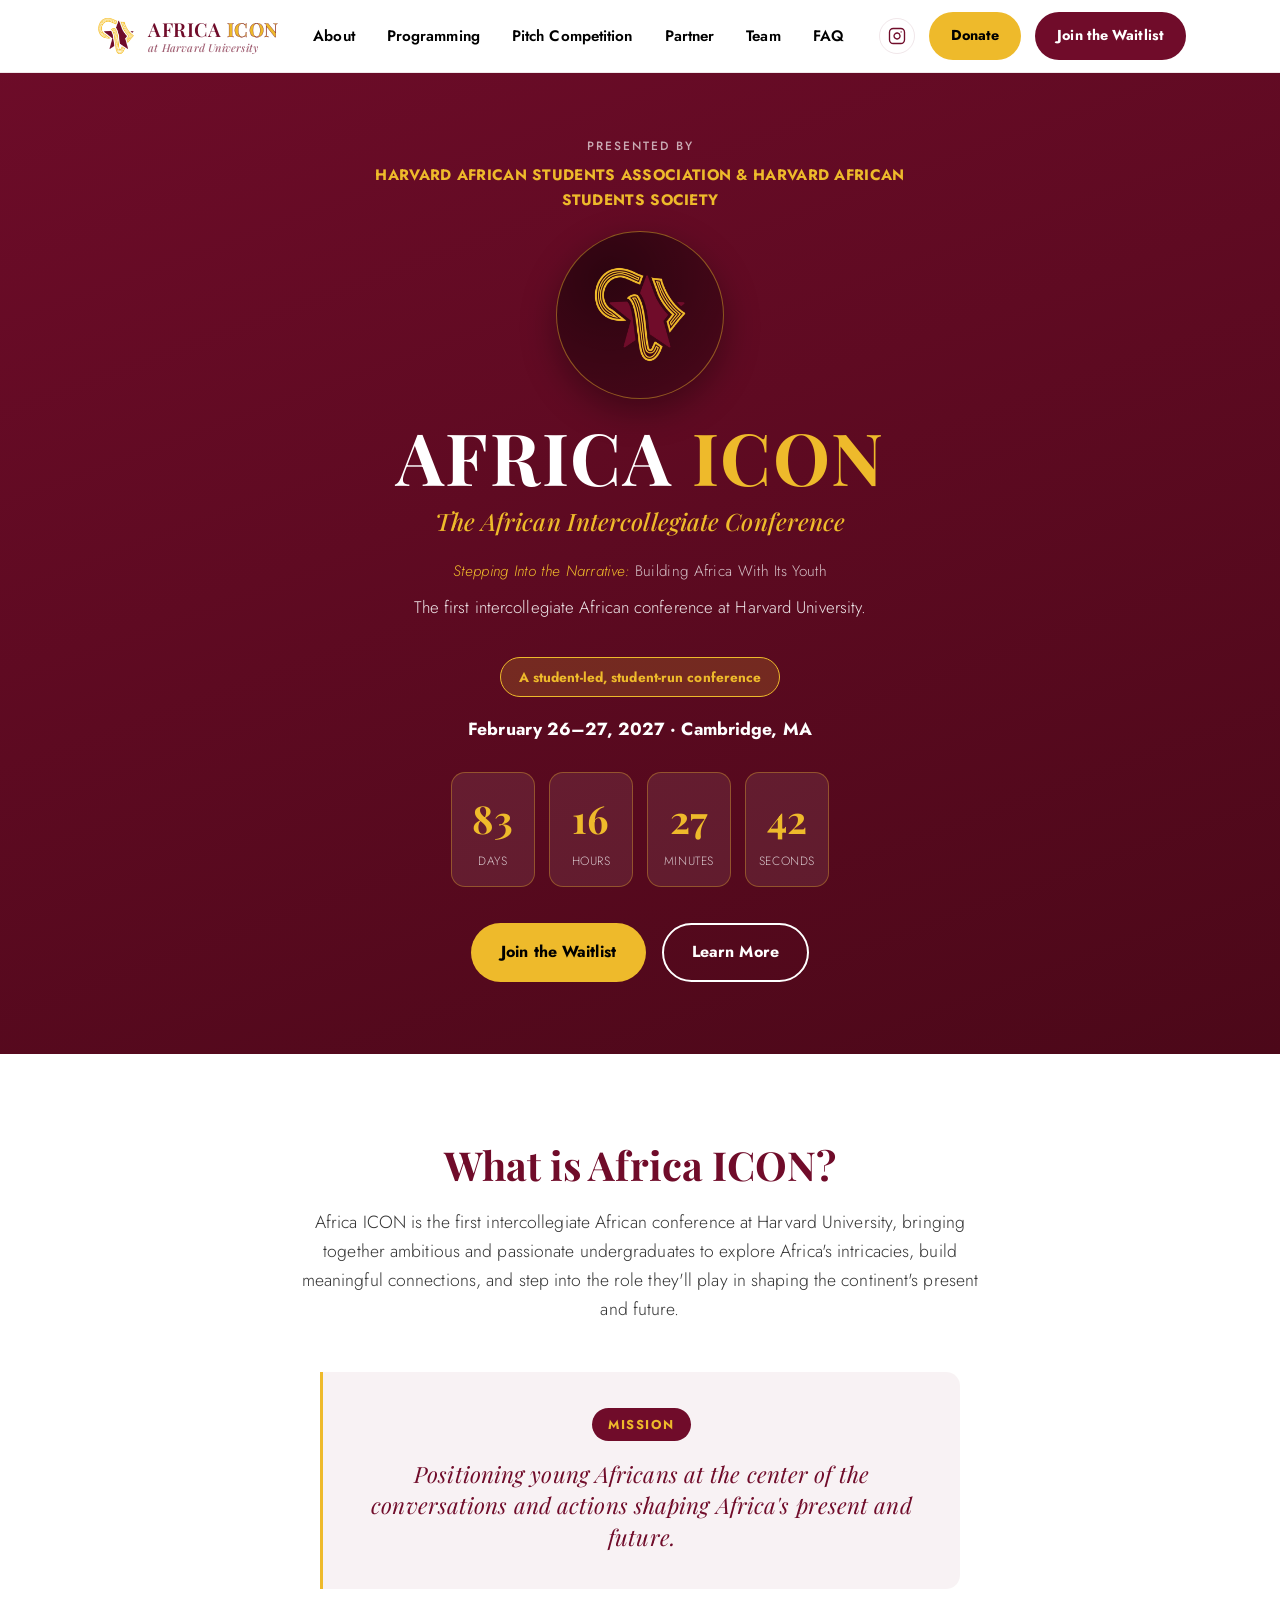
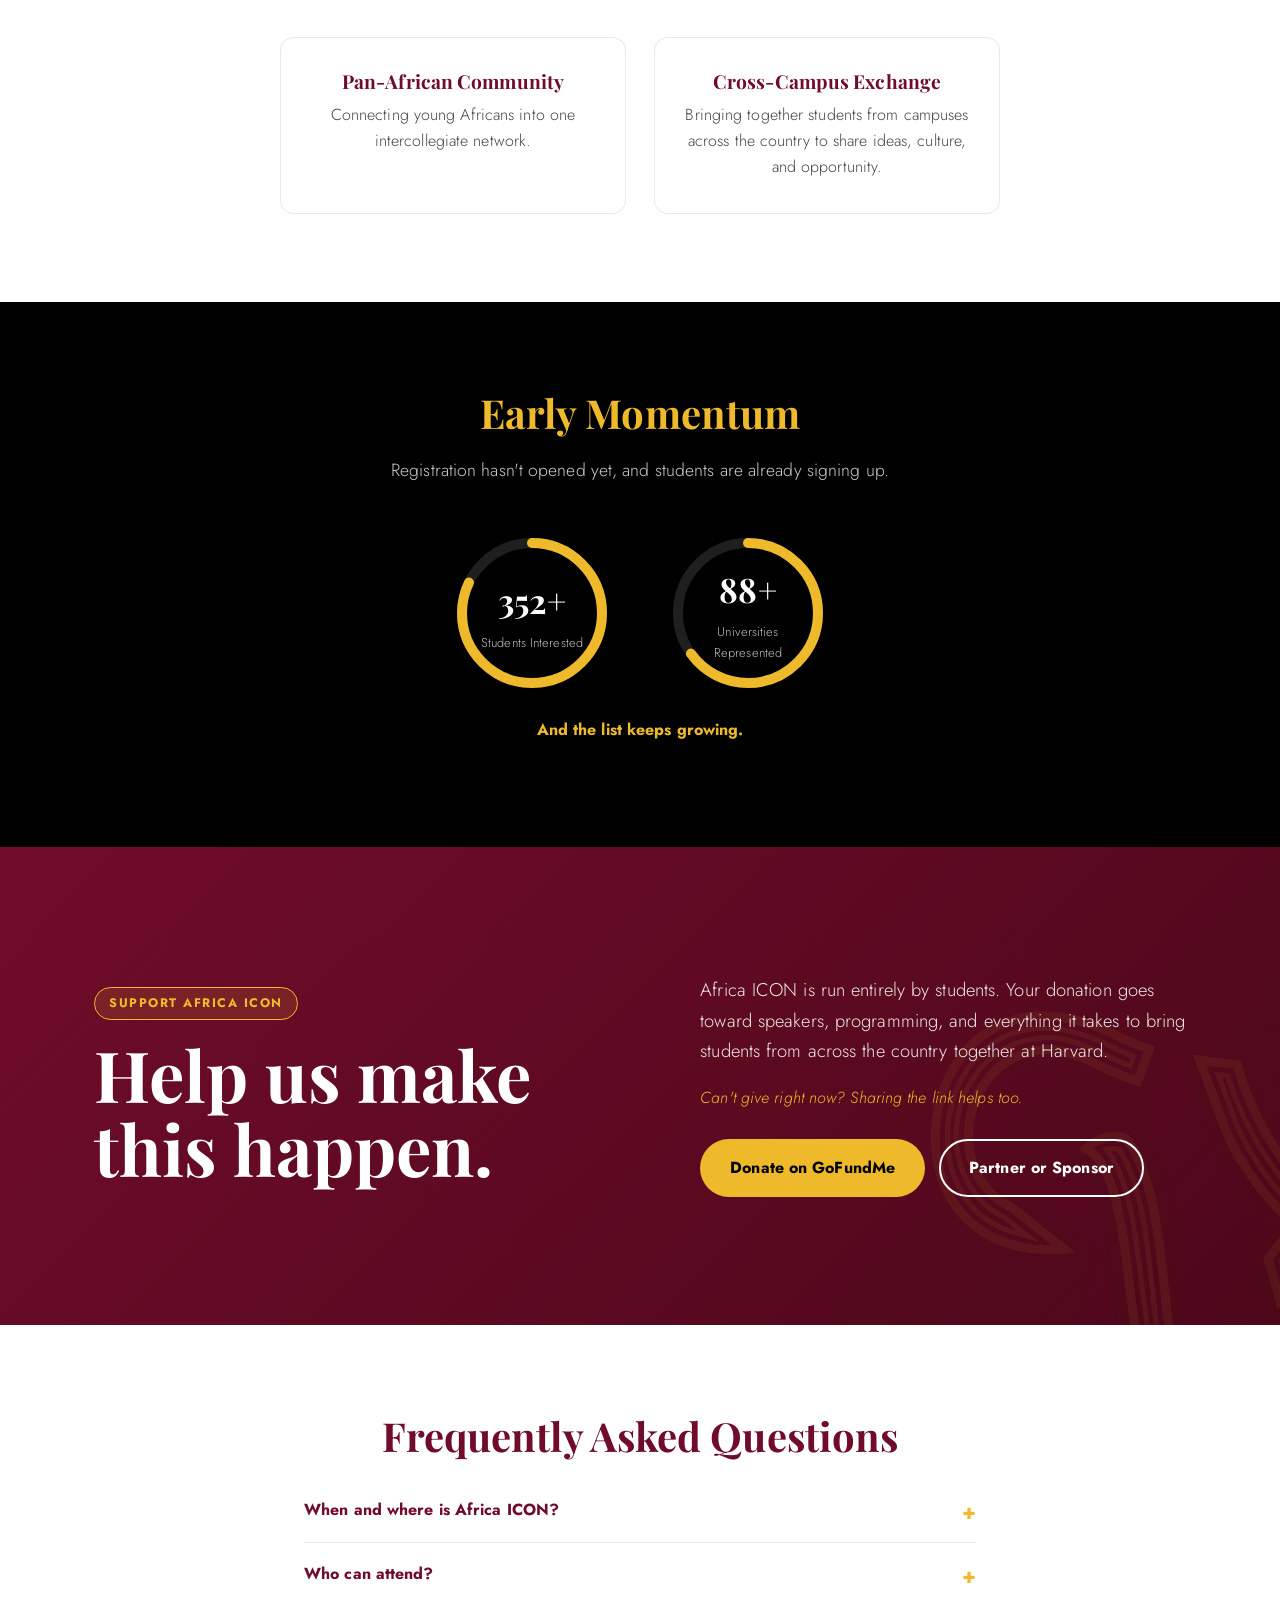
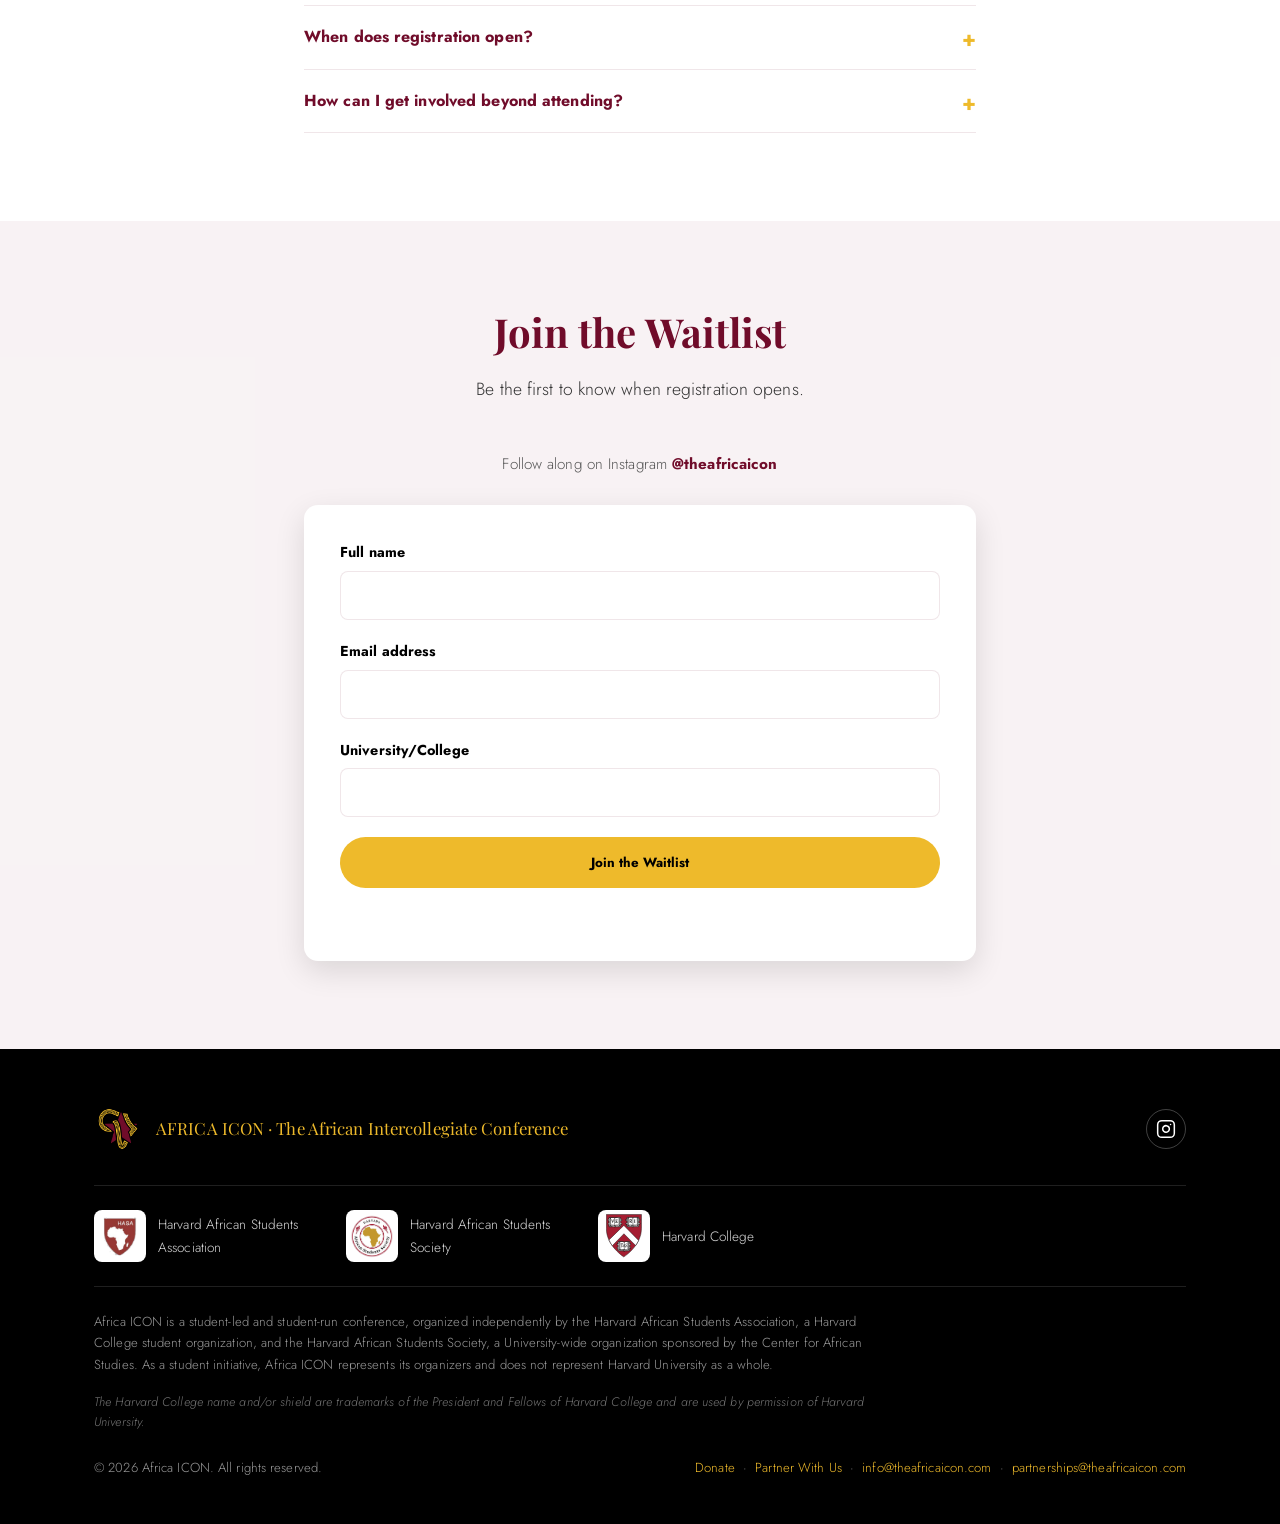
<file: index.html>
<!DOCTYPE html>
<html lang="en">
<head>
<meta charset="UTF-8">
<meta name="viewport" content="width=device-width, initial-scale=1.0">
<title>Africa ICON at Harvard University</title>
<meta name="description" content="Africa ICON, the first intercollegiate African conference at Harvard University. February 26–27, 2027. A student-led conference organized by the Harvard African Students Association and Harvard African Students Society. Join the waitlist.">

<link rel="canonical" href="https://theafricaicon.com/">

<!-- Open Graph / social preview -->
<meta property="og:title" content="Africa ICON at Harvard University">
<meta property="og:description" content="The first intercollegiate African conference at Harvard University. February 26–27, 2027. A student-led conference. Join the waitlist.">
<meta property="og:image" content="https://theafricaicon.com/assets/og-image.png">
<meta property="og:url" content="https://theafricaicon.com/">
<meta property="og:type" content="website">

<!-- Twitter/X card -->
<meta name="twitter:card" content="summary_large_image">
<meta name="twitter:title" content="Africa ICON at Harvard University">
<meta name="twitter:description" content="The first intercollegiate African conference at Harvard University. February 26–27, 2027. A student-led conference. Join the waitlist.">
<meta name="twitter:image" content="https://theafricaicon.com/assets/og-image.png">

<link rel="icon" type="image/png" href="assets/favicon-512.png" sizes="512x512">
<link rel="icon" type="image/x-icon" href="assets/favicon.ico">
<link rel="apple-touch-icon" href="assets/apple-touch-icon.png">

<link rel="preconnect" href="https://fonts.googleapis.com">
<link rel="preconnect" href="https://fonts.gstatic.com" crossorigin>
<link href="https://fonts.googleapis.com/css2?family=Playfair+Display:ital,wght@0,500;0,600;0,700;0,900;1,500;1,600&family=Jost:wght@300;400;500;600;700&display=swap" rel="stylesheet">

<link rel="stylesheet" href="css/styles.css">
</head>
<body>

<a class="skip-link" href="#main">Skip to main content</a>

<!-- ============ HEADER / NAV ============ -->
<header class="site-header" id="site-header">
  <div class="container header-inner">
    <a href="#top" class="brand" aria-label="Africa ICON home">
      <img src="assets/logo-nav.png" alt="Africa ICON logo" width="44" height="44" class="brand-logo">
      <span class="brand-text">
        <span class="brand-name">AFRICA <strong>ICON</strong></span>
        <span class="brand-sub">at Harvard University</span>
      </span>
    </a>

    <nav class="main-nav" id="main-nav" aria-label="Primary">
      <ul>
        <li><a href="#about">About</a></li>
        <li><a href="programming.html">Programming</a></li>
        <li><a href="pitch-competition.html">Pitch Competition</a></li>
        <li><a href="partner.html">Partner</a></li>
        <li><a href="team.html">Team</a></li>
        <li><a href="#faq">FAQ</a></li>
        <li class="nav-donate"><a href="https://gofund.me/07dfc017f" target="_blank" rel="noopener">Donate</a></li>
      </ul>
    </nav>

    <div class="header-actions">
      <a href="https://www.instagram.com/theafricaicon/" class="header-social" aria-label="Follow Africa ICON on Instagram" target="_blank" rel="noopener">
        <svg viewBox="0 0 24 24" fill="none" stroke="currentColor" stroke-width="1.8" stroke-linecap="round" stroke-linejoin="round">
          <rect x="2" y="2" width="20" height="20" rx="5" ry="5"></rect>
          <path d="M16 11.37A4 4 0 1 1 12.63 8 4 4 0 0 1 16 11.37z"></path>
          <line x1="17.5" y1="6.5" x2="17.51" y2="6.5"></line>
        </svg>
      </a>
      <a href="https://gofund.me/07dfc017f" class="btn btn-gold btn-small header-donate" target="_blank" rel="noopener">Donate</a>
      <a href="#waitlist" class="btn btn-primary btn-small">Join the Waitlist</a>
      <button class="nav-toggle" id="nav-toggle" aria-expanded="false" aria-controls="main-nav" aria-label="Toggle menu">
        <span></span><span></span><span></span>
      </button>
    </div>
  </div>
</header>

<main id="main">

  <!-- ============ HERO ============ -->
  <section class="hero hero-photo" id="top" style="--hero-img: url('https://images.unsplash.com/photo-1579862325998-44e49ab74138?auto=format&fit=crop&w=1800&q=70');">
    <div class="container hero-inner">
      <div class="eyebrow">
        <span class="eyebrow-label">Presented by</span>
        <span class="eyebrow-orgs">Harvard African Students Association &amp; Harvard African Students Society</span>
      </div>

      <div class="hero-logo-wrap">
        <img src="assets/logo-md.png" alt="Africa ICON logo" width="140" height="140" class="hero-logo">
      </div>

      <h1>AFRICA <span class="accent">ICON</span></h1>
      <p class="hero-subtitle">The African Intercollegiate Conference</p>
      <p class="hero-theme"><em>Stepping Into the Narrative:</em> Building Africa With Its Youth</p>
      <p class="hero-tagline">The first intercollegiate African conference at Harvard University.</p>

      <span class="pill">A student-led, student-run conference</span>

      <p class="hero-date">February 26–27, 2027 &middot; Cambridge, MA</p>

      <!-- Countdown -->
      <div class="countdown" id="countdown" aria-live="polite" aria-label="Countdown to Africa ICON">
        <div class="countdown-unit">
          <span class="countdown-number" id="cd-days">00</span>
          <span class="countdown-label">Days</span>
        </div>
        <div class="countdown-unit">
          <span class="countdown-number" id="cd-hours">00</span>
          <span class="countdown-label">Hours</span>
        </div>
        <div class="countdown-unit">
          <span class="countdown-number" id="cd-minutes">00</span>
          <span class="countdown-label">Minutes</span>
        </div>
        <div class="countdown-unit">
          <span class="countdown-number" id="cd-seconds">00</span>
          <span class="countdown-label">Seconds</span>
        </div>
      </div>

      <div class="hero-ctas">
        <a href="#waitlist" class="btn btn-gold">Join the Waitlist</a>
        <a href="#about" class="btn btn-outline">Learn More</a>
      </div>
    </div>
  </section>

  <!-- ============ ABOUT ============ -->
  <section class="section" id="about">
    <div class="container">
      <h2 class="section-title reveal">What is Africa ICON?</h2>
      <p class="section-lead reveal">
        Africa ICON is the first intercollegiate African conference at Harvard University, bringing together
        ambitious and passionate undergraduates to explore Africa's intricacies, build meaningful connections,
        and step into the role they'll play in shaping the continent's present and future.
      </p>

      <div class="mission-statement reveal">
        <span class="mission-label">Mission</span>
        <p>Positioning young Africans at the center of the conversations and actions shaping Africa's present and future.</p>
      </div>

      <div class="card-grid card-grid-2">
        <div class="card reveal-fade">
          <h3>Pan-African Community</h3>
          <p>Connecting young Africans into one intercollegiate network.</p>
        </div>
        <div class="card reveal-fade">
          <h3>Cross-Campus Exchange</h3>
          <p>Bringing together students from campuses across the country to share ideas, culture, and opportunity.</p>
        </div>
      </div>

    </div>
  </section>

  <!-- ============ TRACTION / STATS ============ -->
  <section class="section section-dark" id="traction">
    <div class="container">
      <h2 class="section-title reveal">Early Momentum</h2>
      <p class="section-lead reveal">Registration hasn't opened yet, and students are already signing up.</p>

      <div class="stats-grid">
        <div class="stat-ring-card reveal">
          <svg class="stat-ring" viewBox="0 0 160 160" width="160" height="160">
            <circle class="ring-track" cx="80" cy="80" r="70"></circle>
            <circle class="ring-fill" data-target-pct="82" cx="80" cy="80" r="70"></circle>
          </svg>
          <div class="stat-ring-content">
            <span class="stat-number" data-count-to="400" data-suffix="+">0</span>
            <span class="stat-label">Students Interested</span>
          </div>
        </div>

        <div class="stat-ring-card reveal">
          <svg class="stat-ring" viewBox="0 0 160 160" width="160" height="160">
            <circle class="ring-track" cx="80" cy="80" r="70"></circle>
            <circle class="ring-fill" data-target-pct="65" cx="80" cy="80" r="70"></circle>
          </svg>
          <div class="stat-ring-content">
            <span class="stat-number" data-count-to="100" data-suffix="+">0</span>
            <span class="stat-label">Universities Represented</span>
          </div>
        </div>
      </div>

      <p class="section-footnote">And the list keeps growing.</p>
    </div>
  </section>

  <!-- ============ DONATE ============ -->
  <section class="section-donate" id="donate">
    <div class="container donate-band">
      <div class="donate-head reveal">
        <span class="eyebrow-tag eyebrow-tag-gold">Support Africa ICON</span>
        <h2>Help us make this happen.</h2>
      </div>
      <div class="donate-body reveal">
        <p>
          Africa ICON is run entirely by students. Your donation goes toward speakers, programming, and
          everything it takes to bring students from across the country together at Harvard.
        </p>
        <p class="donate-note">Can't give right now? Sharing the link helps too.</p>
        <div class="split-ctas">
          <a href="https://gofund.me/07dfc017f" class="btn btn-gold" target="_blank" rel="noopener">Donate on GoFundMe</a>
          <a href="partner.html" class="btn btn-outline">Partner or Sponsor</a>
        </div>
      </div>
    </div>
  </section>

  <!-- ============ FAQ ============ -->
  <section class="section" id="faq">
    <div class="container container-narrow">
      <h2 class="section-title reveal">Frequently Asked Questions</h2>

      <details class="faq-item reveal">
        <summary>When and where is Africa ICON?</summary>
        <p>February 26–27, 2027, at Harvard University in Cambridge, MA.</p>
      </details>
      <details class="faq-item reveal">
        <summary>Who can attend?</summary>
        <p>Africa ICON is open to undergraduate students from universities in the US.</p>
      </details>
      <details class="faq-item reveal">
        <summary>When does registration open?</summary>
        <p>Registration isn't open yet. Join the waitlist below to get early access and updates as soon as it launches.</p>
      </details>
      <details class="faq-item reveal">
        <summary>How can I get involved beyond attending?</summary>
        <p>If you're with an organization that wants to sponsor or partner, head to our
        <a href="partner.html">Partner With Us</a> page. You can also donate on our
        <a href="https://gofund.me/07dfc017f" target="_blank" rel="noopener">GoFundMe</a>. For anything else, email
        <a href="mailto:info@theafricaicon.com">info@theafricaicon.com</a>.</p>
      </details>
    </div>
  </section>

  <!-- ============ WAITLIST ============ -->
  <section class="section section-waitlist" id="waitlist">
    <div class="container container-narrow">
      <h2 class="section-title reveal">Join the Waitlist</h2>
      <p class="section-lead reveal">Be the first to know when registration opens.</p>
      <p class="waitlist-social reveal">
        Follow along on Instagram
        <a href="https://www.instagram.com/theafricaicon/" target="_blank" rel="noopener">@theafricaicon</a>
      </p>

      <form id="waitlist-form" class="waitlist-form reveal" action="https://theafricaicon.us20.list-manage.com/subscribe/post?u=5dce5f486e620e436cd92db47&amp;id=268d06fa3d" method="POST" target="_blank" novalidate>
        <div class="form-row">
          <label for="wl-name">Full name</label>
          <input type="text" id="wl-name" name="FNAME" autocomplete="name" required>
        </div>
        <div class="form-row">
          <label for="wl-email">Email address</label>
          <input type="email" id="wl-email" name="EMAIL" autocomplete="email" required>
        </div>
        <div class="form-row">
          <label for="wl-university">University/College</label>
          <input type="text" id="wl-university" name="university" autocomplete="organization" required>
        </div>

        <!-- Mailchimp bot-check field: must stay empty. Hidden from real visitors, honeypot for bots. -->
        <div aria-hidden="true" style="position: absolute; left: -5000px;">
          <input type="text" name="b_5dce5f486e620e436cd92db47_268d06fa3d" tabindex="-1" value="">
        </div>

        <button type="submit" class="btn btn-gold btn-full" id="waitlist-submit">Join the Waitlist</button>

        <p class="form-status" id="form-status" role="status" aria-live="polite"></p>
      </form>
    </div>
  </section>

</main>

<!-- ============ FOOTER ============ -->
<footer class="site-footer">
  <div class="container">
    <div class="footer-top">
      <img src="assets/logo-nav.png" alt="Africa ICON logo" width="48" height="48">
      <p class="footer-tagline">AFRICA ICON · The African Intercollegiate Conference</p>
      <a href="https://www.instagram.com/theafricaicon/" class="footer-social" aria-label="Follow Africa ICON on Instagram" target="_blank" rel="noopener">
        <svg viewBox="0 0 24 24" fill="none" stroke="currentColor" stroke-width="1.8" stroke-linecap="round" stroke-linejoin="round">
          <rect x="2" y="2" width="20" height="20" rx="5" ry="5"></rect>
          <path d="M16 11.37A4 4 0 1 1 12.63 8 4 4 0 0 1 16 11.37z"></path>
          <line x1="17.5" y1="6.5" x2="17.51" y2="6.5"></line>
        </svg>
      </a>
    </div>

    <div class="footer-orgs" aria-label="Sponsoring student organizations and Harvard College affiliation">
      <div class="footer-org-item">
        <img src="assets/org-logos/hasa-logo-transparent.png" alt="Harvard African Students Association logo" class="footer-logo-img">
        <span>Harvard African Students Association</span>
      </div>
      <div class="footer-org-item">
        <img src="assets/org-logos/hass-afrisoc-logo-transparent.png" alt="Harvard African Students Society logo" class="footer-logo-img">
        <span>Harvard African Students Society</span>
      </div>
      <div class="footer-org-item">
        <img src="assets/org-logos/harvard-college-shield.svg" alt="Harvard College shield" class="footer-logo-img">
        <span>Harvard College</span>
      </div>
    </div>

    <p class="footer-disclaimer">
      Africa ICON is a student-led and student-run conference, organized independently by the Harvard African
      Students Association, a Harvard College student organization, and the Harvard African Students Society,
      a University-wide organization sponsored by the Center for African Studies. As a student initiative,
      Africa ICON represents its organizers and does not represent Harvard University as a whole.
    </p>

    <p class="footer-trademark">
      The Harvard College name and/or shield are trademarks of the President and Fellows of Harvard College
      and are used by permission of Harvard University.
    </p>

    <div class="footer-bottom">
      <p>&copy; <span id="footer-year"></span> Africa ICON. All rights reserved.</p>
      <p>
        <a href="https://gofund.me/07dfc017f" target="_blank" rel="noopener">Donate</a>
        &nbsp;&middot;&nbsp;
        <a href="partner.html">Partner With Us</a>
        &nbsp;&middot;&nbsp;
        <a href="mailto:info@theafricaicon.com">info@theafricaicon.com</a>
        &nbsp;&middot;&nbsp;
        <a href="mailto:partnerships@theafricaicon.com">partnerships@theafricaicon.com</a>
      </p>
    </div>
  </div>
</footer>

<script src="js/main.js"></script>
</body>
</html>
</file>
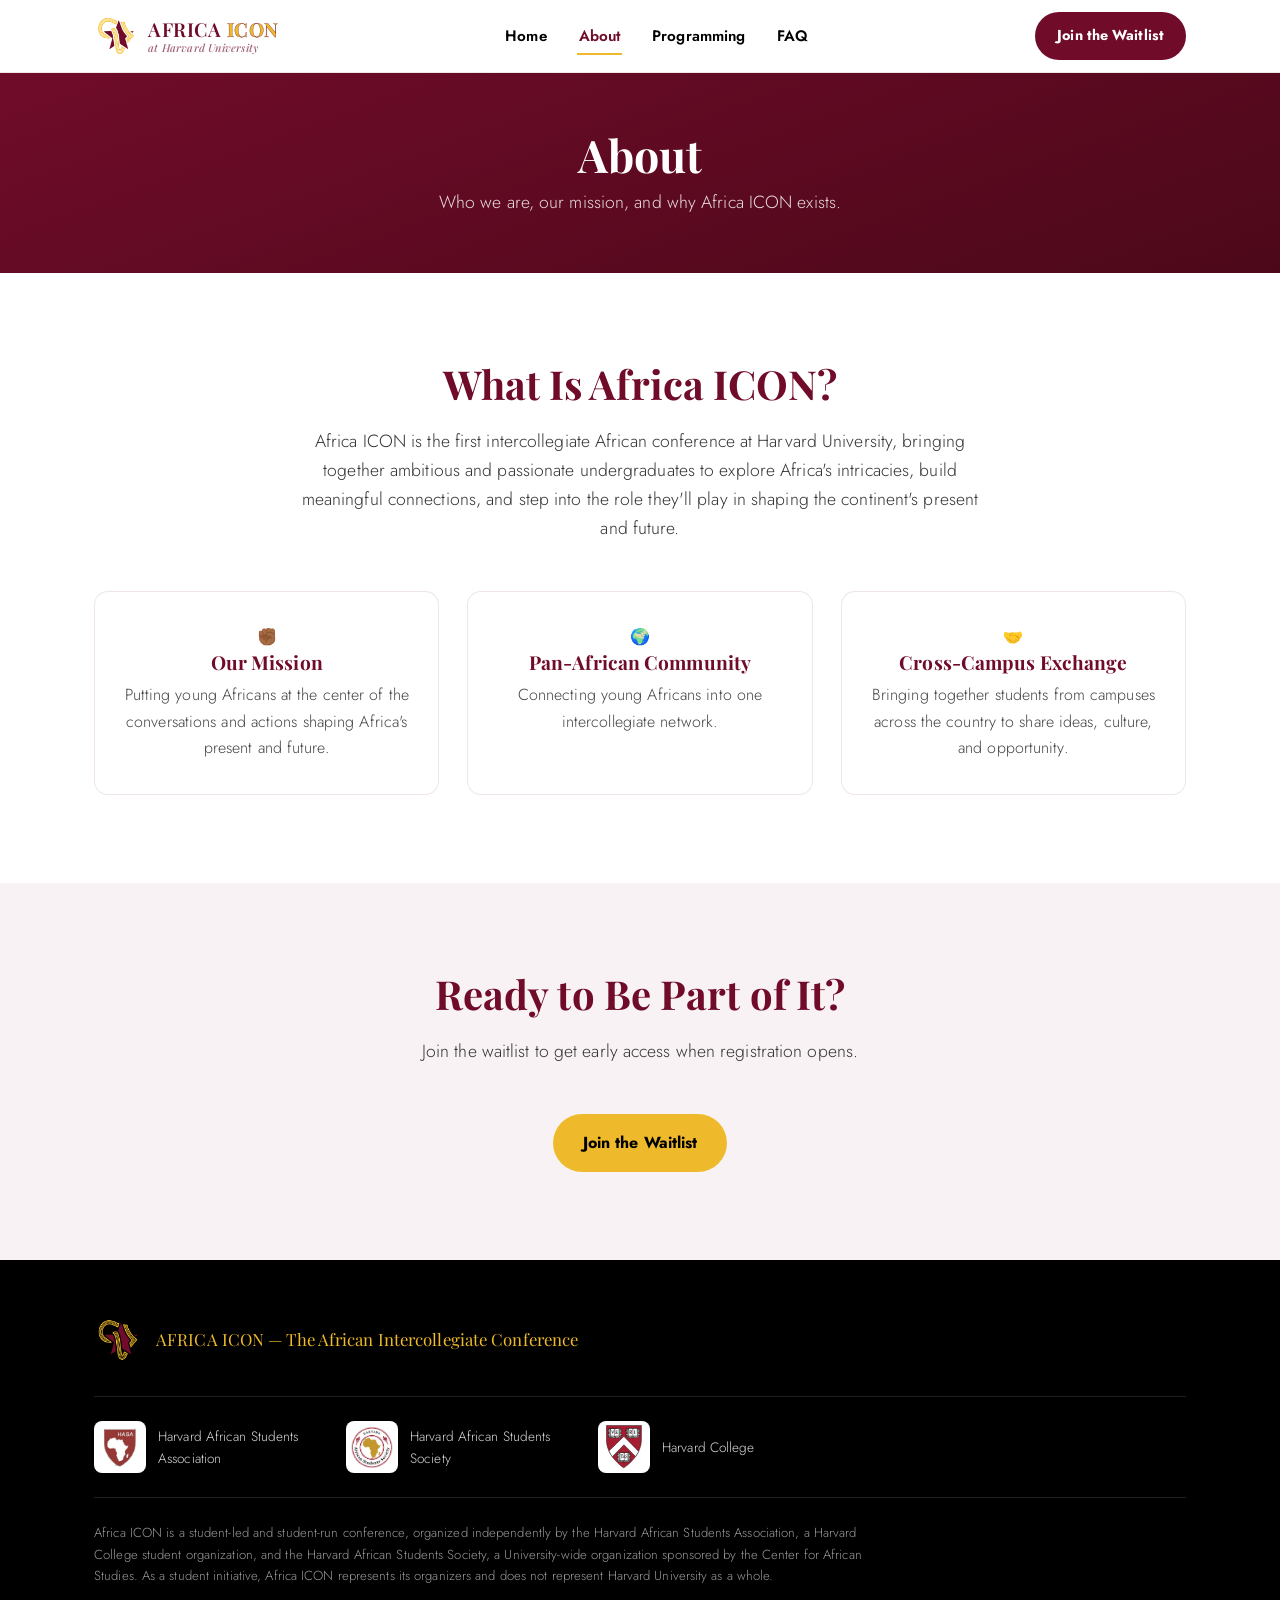
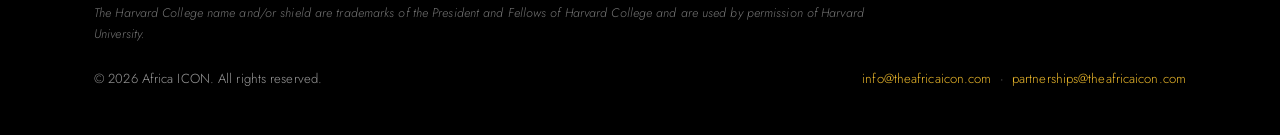
<file: about.html>
<!DOCTYPE html>
<html lang="en">
<head>
<meta charset="UTF-8">
<meta name="viewport" content="width=device-width, initial-scale=1.0">
<title>About — Africa ICON</title>
<meta name="description" content="Africa ICON is the first intercollegiate African conference at Harvard University. Learn about our mission to center African youth as builders of the continent.">

<link rel="canonical" href="https://theafricaicon.com/about.html">

<!-- Open Graph / social preview -->
<meta property="og:title" content="About — Africa ICON">
<meta property="og:description" content="Africa ICON is the first intercollegiate African conference at Harvard University. Learn about our mission.">
<meta property="og:image" content="https://theafricaicon.com/assets/og-image.png">
<meta property="og:url" content="https://theafricaicon.com/about.html">
<meta property="og:type" content="website">

<!-- Twitter/X card -->
<meta name="twitter:card" content="summary_large_image">
<meta name="twitter:title" content="About — Africa ICON">
<meta name="twitter:description" content="Africa ICON is the first intercollegiate African conference at Harvard University. Learn about our mission.">
<meta name="twitter:image" content="https://theafricaicon.com/assets/og-image.png">

<link rel="icon" type="image/png" href="assets/favicon-512.png" sizes="512x512">
<link rel="icon" type="image/x-icon" href="assets/favicon.ico">
<link rel="apple-touch-icon" href="assets/apple-touch-icon.png">

<link rel="preconnect" href="https://fonts.googleapis.com">
<link rel="preconnect" href="https://fonts.gstatic.com" crossorigin>
<link href="https://fonts.googleapis.com/css2?family=Playfair+Display:ital,wght@0,500;0,600;0,700;0,900;1,500;1,600&family=Jost:wght@300;400;500;600;700&display=swap" rel="stylesheet">

<link rel="stylesheet" href="css/styles.css">
</head>
<body>

<a class="skip-link" href="#main">Skip to main content</a>

<!-- ============ HEADER / NAV ============ -->
<header class="site-header" id="site-header">
  <div class="container header-inner">
    <a href="index.html" class="brand" aria-label="Africa ICON home">
      <img src="assets/logo-nav.png" alt="Africa ICON logo" width="44" height="44" class="brand-logo">
      <span class="brand-text">
        <span class="brand-name">AFRICA <strong>ICON</strong></span>
        <span class="brand-sub">at Harvard University</span>
      </span>
    </a>

    <nav class="main-nav" id="main-nav" aria-label="Primary">
      <ul>
        <li><a href="index.html">Home</a></li>
        <li><a href="about.html" aria-current="page">About</a></li>
        <li><a href="programming.html">Programming</a></li>
        <li><a href="faq.html">FAQ</a></li>
      </ul>
    </nav>

    <div class="header-actions">
      <a href="index.html#waitlist" class="btn btn-primary btn-small">Join the Waitlist</a>
      <button class="nav-toggle" id="nav-toggle" aria-expanded="false" aria-controls="main-nav" aria-label="Toggle menu">
        <span></span><span></span><span></span>
      </button>
    </div>
  </div>
</header>

<main id="main">

  <!-- ============ PAGE HERO ============ -->
  <section class="page-hero">
    <div class="container">
      <h1>About</h1>
      <p>Who we are, our mission, and why Africa ICON exists.</p>
    </div>
  </section>

  <!-- ============ ABOUT ============ -->
  <section class="section" id="about">
    <div class="container">
      <h2 class="section-title reveal">What Is Africa ICON?</h2>
      <p class="section-lead reveal">
        Africa ICON is the first intercollegiate African conference at Harvard University, bringing together
        ambitious and passionate undergraduates to explore Africa's intricacies, build meaningful connections,
        and step into the role they'll play in shaping the continent's present and future.
      </p>

      <div class="card-grid">
        <div class="card reveal-fade">
          <div class="card-icon">✊🏾</div>
          <h3>Our Mission</h3>
          <p>Putting young Africans at the center of the conversations and actions shaping Africa's present and future.</p>
        </div>
        <div class="card reveal-fade">
          <div class="card-icon">🌍</div>
          <h3>Pan-African Community</h3>
          <p>Connecting young Africans into one intercollegiate network.</p>
        </div>
        <div class="card reveal-fade">
          <div class="card-icon">🤝</div>
          <h3>Cross-Campus Exchange</h3>
          <p>Bringing together students from campuses across the country to share ideas, culture, and opportunity.</p>
        </div>
      </div>
    </div>
  </section>

  <!-- ============ CTA BACK TO WAITLIST ============ -->
  <section class="section section-waitlist">
    <div class="container container-narrow" style="text-align: center;">
      <h2 class="section-title reveal">Ready to Be Part of It?</h2>
      <p class="section-lead reveal">Join the waitlist to get early access when registration opens.</p>
      <a href="index.html#waitlist" class="btn btn-gold">Join the Waitlist</a>
    </div>
  </section>

</main>

<!-- ============ FOOTER ============ -->
<footer class="site-footer">
  <div class="container">
    <div class="footer-top">
      <img src="assets/logo-nav.png" alt="Africa ICON logo" width="48" height="48">
      <p class="footer-tagline">AFRICA ICON — The African Intercollegiate Conference</p>
    </div>

    <div class="footer-orgs" aria-label="Sponsoring student organizations and Harvard College affiliation">
      <div class="footer-org-item">
        <img src="assets/org-logos/hasa-logo-transparent.png" alt="Harvard African Students Association logo" class="footer-logo-img">
        <span>Harvard African Students Association</span>
      </div>
      <div class="footer-org-item">
        <img src="assets/org-logos/hass-afrisoc-logo-transparent.png" alt="Harvard African Students Society logo" class="footer-logo-img">
        <span>Harvard African Students Society</span>
      </div>
      <div class="footer-org-item">
        <img src="assets/org-logos/harvard-college-shield.svg" alt="Harvard College shield" class="footer-logo-img">
        <span>Harvard College</span>
      </div>
    </div>

    <p class="footer-disclaimer">
      Africa ICON is a student-led and student-run conference, organized independently by the Harvard African
      Students Association, a Harvard College student organization, and the Harvard African Students Society,
      a University-wide organization sponsored by the Center for African Studies. As a student initiative,
      Africa ICON represents its organizers and does not represent Harvard University as a whole.
    </p>

    <p class="footer-trademark">
      The Harvard College name and/or shield are trademarks of the President and Fellows of Harvard College
      and are used by permission of Harvard University.
    </p>

    <div class="footer-bottom">
      <p>&copy; <span id="footer-year"></span> Africa ICON. All rights reserved.</p>
      <p>
        <a href="mailto:info@theafricaicon.com">info@theafricaicon.com</a>
        &nbsp;&middot;&nbsp;
        <a href="mailto:partnerships@theafricaicon.com">partnerships@theafricaicon.com</a>
      </p>
    </div>
  </div>
</footer>

<script src="js/main.js"></script>
</body>
</html>
</file>
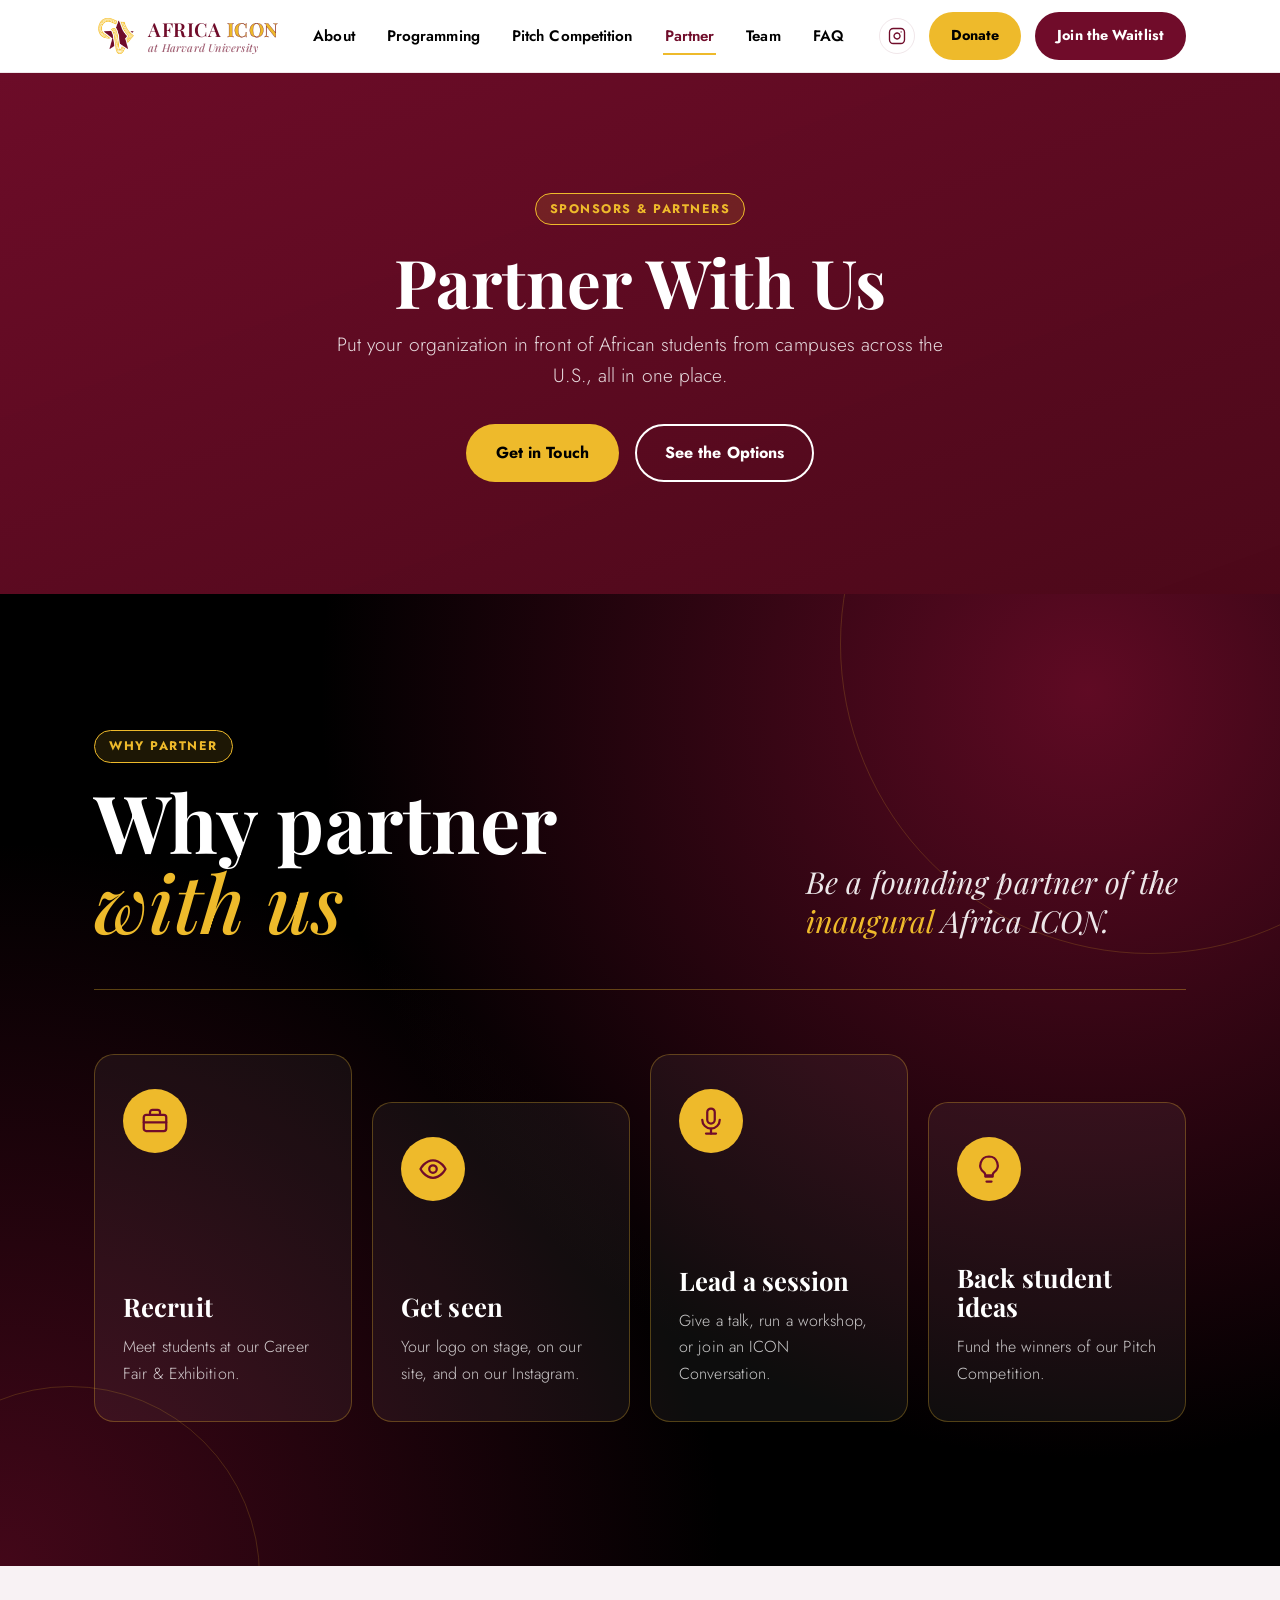
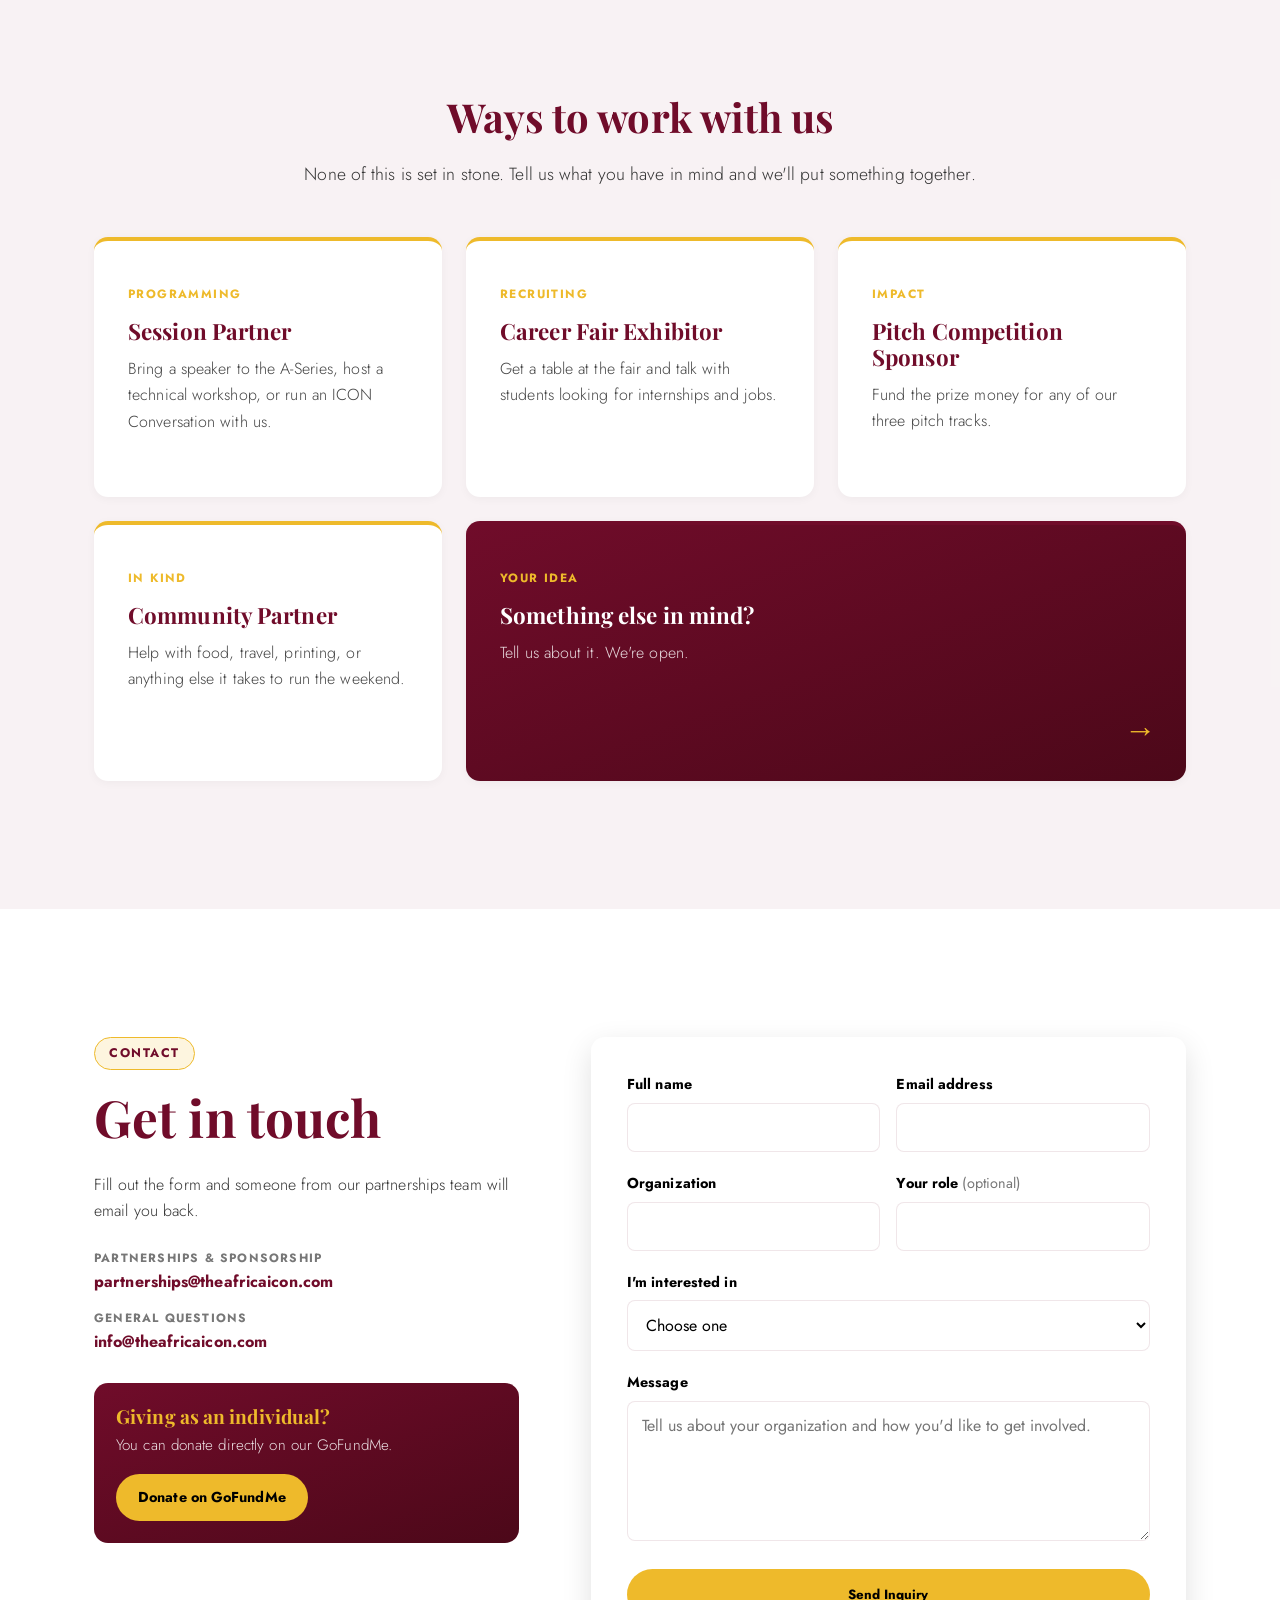
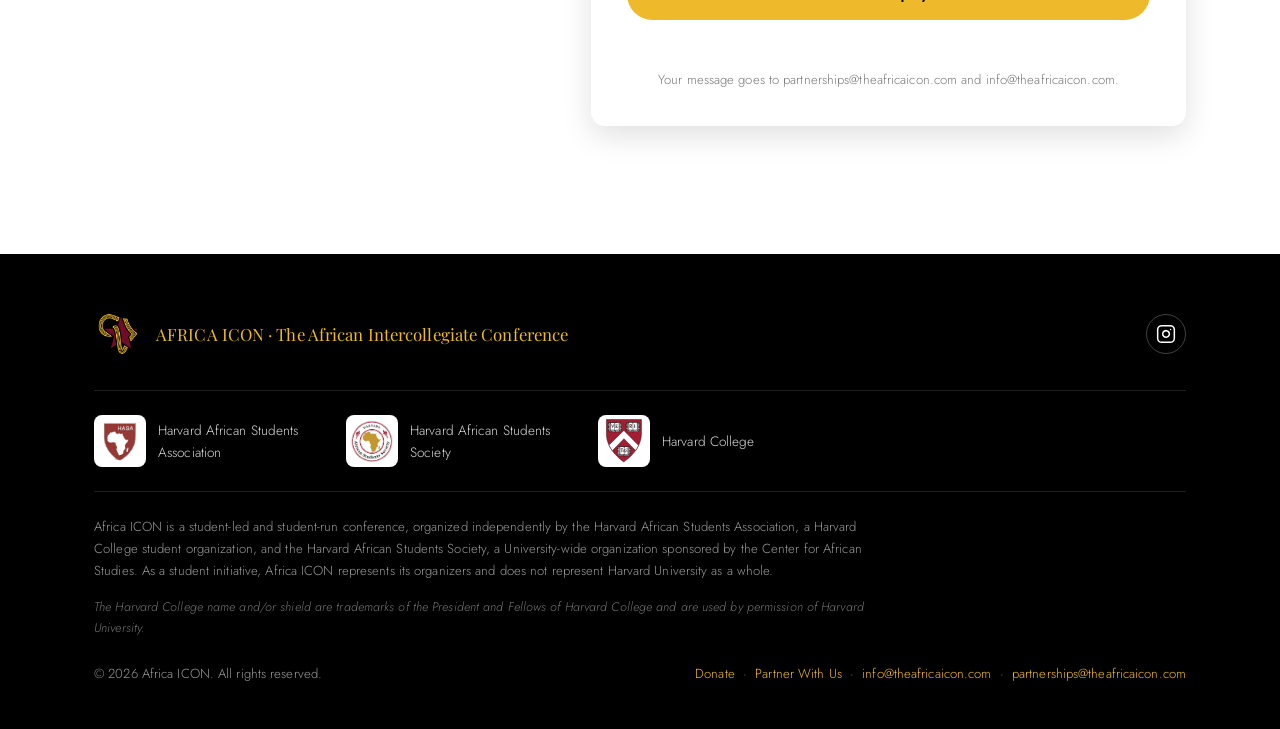
<file: partner.html>
<!DOCTYPE html>
<html lang="en">
<head>
<meta charset="UTF-8">
<meta name="viewport" content="width=device-width, initial-scale=1.0">
<title>Partner With Us | Africa ICON</title>
<meta name="description" content="Sponsor or partner with Africa ICON, the first intercollegiate African conference at Harvard University. Reach African students from campuses across the U.S. in one place.">

<link rel="canonical" href="https://theafricaicon.com/partner.html">

<!-- Open Graph / social preview -->
<meta property="og:title" content="Partner With Us | Africa ICON">
<meta property="og:description" content="Sponsor or partner with Africa ICON, the first intercollegiate African conference at Harvard University. Reach African students from campuses across the U.S. in one place.">
<meta property="og:image" content="https://theafricaicon.com/assets/og-image.png">
<meta property="og:url" content="https://theafricaicon.com/partner.html">
<meta property="og:type" content="website">

<!-- Twitter/X card -->
<meta name="twitter:card" content="summary_large_image">
<meta name="twitter:title" content="Partner With Us | Africa ICON">
<meta name="twitter:description" content="Sponsor or partner with Africa ICON, the first intercollegiate African conference at Harvard University. Reach African students from campuses across the U.S. in one place.">
<meta name="twitter:image" content="https://theafricaicon.com/assets/og-image.png">

<link rel="icon" type="image/png" href="assets/favicon-512.png" sizes="512x512">
<link rel="icon" type="image/x-icon" href="assets/favicon.ico">
<link rel="apple-touch-icon" href="assets/apple-touch-icon.png">

<link rel="preconnect" href="https://fonts.googleapis.com">
<link rel="preconnect" href="https://fonts.gstatic.com" crossorigin>
<link href="https://fonts.googleapis.com/css2?family=Playfair+Display:ital,wght@0,500;0,600;0,700;0,900;1,500;1,600&family=Jost:wght@300;400;500;600;700&display=swap" rel="stylesheet">

<link rel="stylesheet" href="css/styles.css">
</head>
<body>

<a class="skip-link" href="#main">Skip to main content</a>

<!-- ============ HEADER / NAV ============ -->
<header class="site-header" id="site-header">
  <div class="container header-inner">
    <a href="index.html" class="brand" aria-label="Africa ICON home">
      <img src="assets/logo-nav.png" alt="Africa ICON logo" width="44" height="44" class="brand-logo">
      <span class="brand-text">
        <span class="brand-name">AFRICA <strong>ICON</strong></span>
        <span class="brand-sub">at Harvard University</span>
      </span>
    </a>

    <nav class="main-nav" id="main-nav" aria-label="Primary">
      <ul>
        <li><a href="index.html#about">About</a></li>
        <li><a href="programming.html">Programming</a></li>
        <li><a href="pitch-competition.html">Pitch Competition</a></li>
        <li><a href="partner.html" aria-current="page">Partner</a></li>
        <li><a href="team.html">Team</a></li>
        <li><a href="index.html#faq">FAQ</a></li>
        <li class="nav-donate"><a href="https://gofund.me/07dfc017f" target="_blank" rel="noopener">Donate</a></li>
      </ul>
    </nav>

    <div class="header-actions">
      <a href="https://www.instagram.com/theafricaicon/" class="header-social" aria-label="Follow Africa ICON on Instagram" target="_blank" rel="noopener">
        <svg viewBox="0 0 24 24" fill="none" stroke="currentColor" stroke-width="1.8" stroke-linecap="round" stroke-linejoin="round">
          <rect x="2" y="2" width="20" height="20" rx="5" ry="5"></rect>
          <path d="M16 11.37A4 4 0 1 1 12.63 8 4 4 0 0 1 16 11.37z"></path>
          <line x1="17.5" y1="6.5" x2="17.51" y2="6.5"></line>
        </svg>
      </a>
      <a href="https://gofund.me/07dfc017f" class="btn btn-gold btn-small header-donate" target="_blank" rel="noopener">Donate</a>
      <a href="index.html#waitlist" class="btn btn-primary btn-small">Join the Waitlist</a>
      <button class="nav-toggle" id="nav-toggle" aria-expanded="false" aria-controls="main-nav" aria-label="Toggle menu">
        <span></span><span></span><span></span>
      </button>
    </div>
  </div>
</header>

<main id="main">

  <!-- ============ PAGE HERO ============ -->
  <section class="page-hero page-hero-photo partner-hero" style="--hero-img: url('https://images.unsplash.com/photo-1611144727915-ef30a08aaeb3?auto=format&fit=crop&w=1800&q=70');">
    <div class="container">
      <span class="eyebrow-tag eyebrow-tag-gold">Sponsors &amp; Partners</span>
      <h1>Partner With Us</h1>
      <p>Put your organization in front of African students from campuses across the U.S., all in one place.</p>
      <div class="hero-ctas" style="margin-top: 32px;">
        <a href="#contact" class="btn btn-gold">Get in Touch</a>
        <a href="#ways" class="btn btn-outline">See the Options</a>
      </div>
    </div>
  </section>

  <!-- ============ WHY PARTNER ============ -->
  <section class="why-band" id="why-partner">
    <div class="container">
      <div class="why-top">
        <div class="why-title reveal">
          <span class="eyebrow-tag eyebrow-tag-gold">Why Partner</span>
          <h2>Why partner <em>with us</em></h2>
        </div>
        <p class="why-sub reveal">
          Be a founding partner of the <span>inaugural</span> Africa ICON.
        </p>
      </div>
      <div class="why-cards">
        <div class="why-card reveal-fade">
          <span class="why-icon"><svg viewBox="0 0 24 24" fill="none" stroke="currentColor" stroke-width="1.8" stroke-linecap="round" stroke-linejoin="round" aria-hidden="true"><rect x="3" y="7" width="18" height="13" rx="2"></rect><path d="M8 7V5a2 2 0 0 1 2-2h4a2 2 0 0 1 2 2v2"></path><path d="M3 13h18"></path></svg></span>
          <h3>Recruit</h3>
          <p>Meet students at our Career Fair &amp; Exhibition.</p>
        </div>
        <div class="why-card reveal-fade">
          <span class="why-icon"><svg viewBox="0 0 24 24" fill="none" stroke="currentColor" stroke-width="1.8" stroke-linecap="round" stroke-linejoin="round" aria-hidden="true"><path d="M2 12s3.5-7 10-7 10 7 10 7-3.5 7-10 7S2 12 2 12z"></path><circle cx="12" cy="12" r="3"></circle></svg></span>
          <h3>Get seen</h3>
          <p>Your logo on stage, on our site, and on our Instagram.</p>
        </div>
        <div class="why-card reveal-fade">
          <span class="why-icon"><svg viewBox="0 0 24 24" fill="none" stroke="currentColor" stroke-width="1.8" stroke-linecap="round" stroke-linejoin="round" aria-hidden="true"><rect x="9" y="2" width="6" height="12" rx="3"></rect><path d="M5 11a7 7 0 0 0 14 0"></path><path d="M12 18v4"></path><path d="M8 22h8"></path></svg></span>
          <h3>Lead a session</h3>
          <p>Give a talk, run a workshop, or join an ICON Conversation.</p>
        </div>
        <div class="why-card reveal-fade">
          <span class="why-icon"><svg viewBox="0 0 24 24" fill="none" stroke="currentColor" stroke-width="1.8" stroke-linecap="round" stroke-linejoin="round" aria-hidden="true"><path d="M9 18h6"></path><path d="M10 22h4"></path><path d="M12 2a7 7 0 0 0-4 12.7c.6.5 1 1.3 1 2.1V17h6v-.2c0-.8.4-1.6 1-2.1A7 7 0 0 0 12 2z"></path></svg></span>
          <h3>Back student ideas</h3>
          <p>Fund the winners of our Pitch Competition.</p>
        </div>
      </div>
    </div>
  </section>

  <!-- ============ WAYS TO PARTNER ============ -->
  <section class="section section-roomy section-waitlist" id="ways">
    <div class="container">
      <h2 class="section-title reveal">Ways to work with us</h2>
      <p class="section-lead reveal">
        None of this is set in stone. Tell us what you have in mind and we'll put something together.
      </p>
      <div class="ways-grid">
        <div class="way-card reveal-fade">
          <span class="tier-label">Programming</span>
          <h3>Session Partner</h3>
          <p>Bring a speaker to the A-Series, host a technical workshop, or run an ICON Conversation with us.</p>
        </div>
        <div class="way-card reveal-fade">
          <span class="tier-label">Recruiting</span>
          <h3>Career Fair Exhibitor</h3>
          <p>Get a table at the fair and talk with students looking for internships and jobs.</p>
        </div>
        <div class="way-card reveal-fade">
          <span class="tier-label">Impact</span>
          <h3>Pitch Competition Sponsor</h3>
          <p>Fund the prize money for any of our three pitch tracks.</p>
        </div>
        <div class="way-card reveal-fade">
          <span class="tier-label">In Kind</span>
          <h3>Community Partner</h3>
          <p>Help with food, travel, printing, or anything else it takes to run the weekend.</p>
        </div>
        <a href="#contact" class="way-card way-card-cta reveal-fade">
          <span class="tier-label">Your idea</span>
          <h3>Something else in mind?</h3>
          <p>Tell us about it. We're open.</p>
          <span class="way-card-arrow" aria-hidden="true">&rarr;</span>
        </a>
      </div>
    </div>
  </section>

  <!-- ============ CONTACT FORM ============ -->
  <section class="section section-roomy" id="contact">
    <div class="container contact-grid">
      <div class="contact-aside reveal">
        <span class="eyebrow-tag">Contact</span>
        <h2>Get in touch</h2>
        <p>
          Fill out the form and someone from our partnerships team will email you back.
        </p>
        <ul class="contact-emails">
          <li><span>Partnerships &amp; sponsorship</span><a href="mailto:partnerships@theafricaicon.com">partnerships@theafricaicon.com</a></li>
          <li><span>General questions</span><a href="mailto:info@theafricaicon.com">info@theafricaicon.com</a></li>
        </ul>
        <div class="donate-aside">
          <h3>Giving as an individual?</h3>
          <p>You can donate directly on our GoFundMe.</p>
          <a href="https://gofund.me/07dfc017f" class="btn btn-gold btn-small" target="_blank" rel="noopener">Donate on GoFundMe</a>
        </div>
      </div>

      <!-- Sent via FormSubmit (formsubmit.co) to partnerships@ with info@ CC'd. See README. -->
      <form id="partner-form" class="waitlist-form reveal" action="https://formsubmit.co/partnerships@theafricaicon.com" method="POST" novalidate>
        <div class="form-row-2">
          <div class="form-row">
            <label for="pf-name">Full name</label>
            <input type="text" id="pf-name" name="name" autocomplete="name" required>
          </div>
          <div class="form-row">
            <label for="pf-email">Email address</label>
            <input type="email" id="pf-email" name="email" autocomplete="email" required>
          </div>
        </div>
        <div class="form-row-2">
          <div class="form-row">
            <label for="pf-org">Organization</label>
            <input type="text" id="pf-org" name="organization" autocomplete="organization" required>
          </div>
          <div class="form-row">
            <label for="pf-title">Your role <span class="optional">(optional)</span></label>
            <input type="text" id="pf-title" name="role" autocomplete="organization-title">
          </div>
        </div>
        <div class="form-row">
          <label for="pf-interest">I'm interested in</label>
          <select id="pf-interest" name="interest" required>
            <option value="" disabled selected>Choose one</option>
            <option>Conference sponsorship</option>
            <option>Programming / session partnership</option>
            <option>Career fair exhibiting</option>
            <option>Pitch competition sponsorship</option>
            <option>In-kind or media partnership</option>
            <option>Something else</option>
          </select>
        </div>
        <div class="form-row">
          <label for="pf-message">Message</label>
          <textarea id="pf-message" name="message" required placeholder="Tell us about your organization and how you'd like to get involved."></textarea>
        </div>

        <input type="hidden" name="_subject" value="New partnership inquiry | Africa ICON website">
        <input type="hidden" name="_cc" value="info@theafricaicon.com">
        <input type="hidden" name="_template" value="table">
        <input type="hidden" name="_captcha" value="false">
        <input type="hidden" name="_next" value="https://theafricaicon.com/partner.html?sent=1#contact">
        <!-- Honeypot: must stay empty. Hidden from real visitors. -->
        <div aria-hidden="true" style="position: absolute; left: -5000px;">
          <input type="text" name="_honey" tabindex="-1" value="" autocomplete="off">
        </div>

        <button type="submit" class="btn btn-gold btn-full" id="partner-submit">Send Inquiry</button>
        <p class="form-status" id="partner-status" role="status" aria-live="polite"></p>
        <p class="form-note">Your message goes to partnerships@theafricaicon.com and info@theafricaicon.com.</p>
      </form>
    </div>
  </section>

</main>

<!-- ============ FOOTER ============ -->
<footer class="site-footer">
  <div class="container">
    <div class="footer-top">
      <img src="assets/logo-nav.png" alt="Africa ICON logo" width="48" height="48">
      <p class="footer-tagline">AFRICA ICON · The African Intercollegiate Conference</p>
      <a href="https://www.instagram.com/theafricaicon/" class="footer-social" aria-label="Follow Africa ICON on Instagram" target="_blank" rel="noopener">
        <svg viewBox="0 0 24 24" fill="none" stroke="currentColor" stroke-width="1.8" stroke-linecap="round" stroke-linejoin="round">
          <rect x="2" y="2" width="20" height="20" rx="5" ry="5"></rect>
          <path d="M16 11.37A4 4 0 1 1 12.63 8 4 4 0 0 1 16 11.37z"></path>
          <line x1="17.5" y1="6.5" x2="17.51" y2="6.5"></line>
        </svg>
      </a>
    </div>

    <div class="footer-orgs" aria-label="Sponsoring student organizations and Harvard College affiliation">
      <div class="footer-org-item">
        <img src="assets/org-logos/hasa-logo-transparent.png" alt="Harvard African Students Association logo" class="footer-logo-img">
        <span>Harvard African Students Association</span>
      </div>
      <div class="footer-org-item">
        <img src="assets/org-logos/hass-afrisoc-logo-transparent.png" alt="Harvard African Students Society logo" class="footer-logo-img">
        <span>Harvard African Students Society</span>
      </div>
      <div class="footer-org-item">
        <img src="assets/org-logos/harvard-college-shield.svg" alt="Harvard College shield" class="footer-logo-img">
        <span>Harvard College</span>
      </div>
    </div>

    <p class="footer-disclaimer">
      Africa ICON is a student-led and student-run conference, organized independently by the Harvard African
      Students Association, a Harvard College student organization, and the Harvard African Students Society,
      a University-wide organization sponsored by the Center for African Studies. As a student initiative,
      Africa ICON represents its organizers and does not represent Harvard University as a whole.
    </p>

    <p class="footer-trademark">
      The Harvard College name and/or shield are trademarks of the President and Fellows of Harvard College
      and are used by permission of Harvard University.
    </p>

    <div class="footer-bottom">
      <p>&copy; <span id="footer-year"></span> Africa ICON. All rights reserved.</p>
      <p>
        <a href="https://gofund.me/07dfc017f" target="_blank" rel="noopener">Donate</a>
        &nbsp;&middot;&nbsp;
        <a href="partner.html">Partner With Us</a>
        &nbsp;&middot;&nbsp;
        <a href="mailto:info@theafricaicon.com">info@theafricaicon.com</a>
        &nbsp;&middot;&nbsp;
        <a href="mailto:partnerships@theafricaicon.com">partnerships@theafricaicon.com</a>
      </p>
    </div>
  </div>
</footer>

<script src="js/main.js"></script>
</body>
</html>
</file>
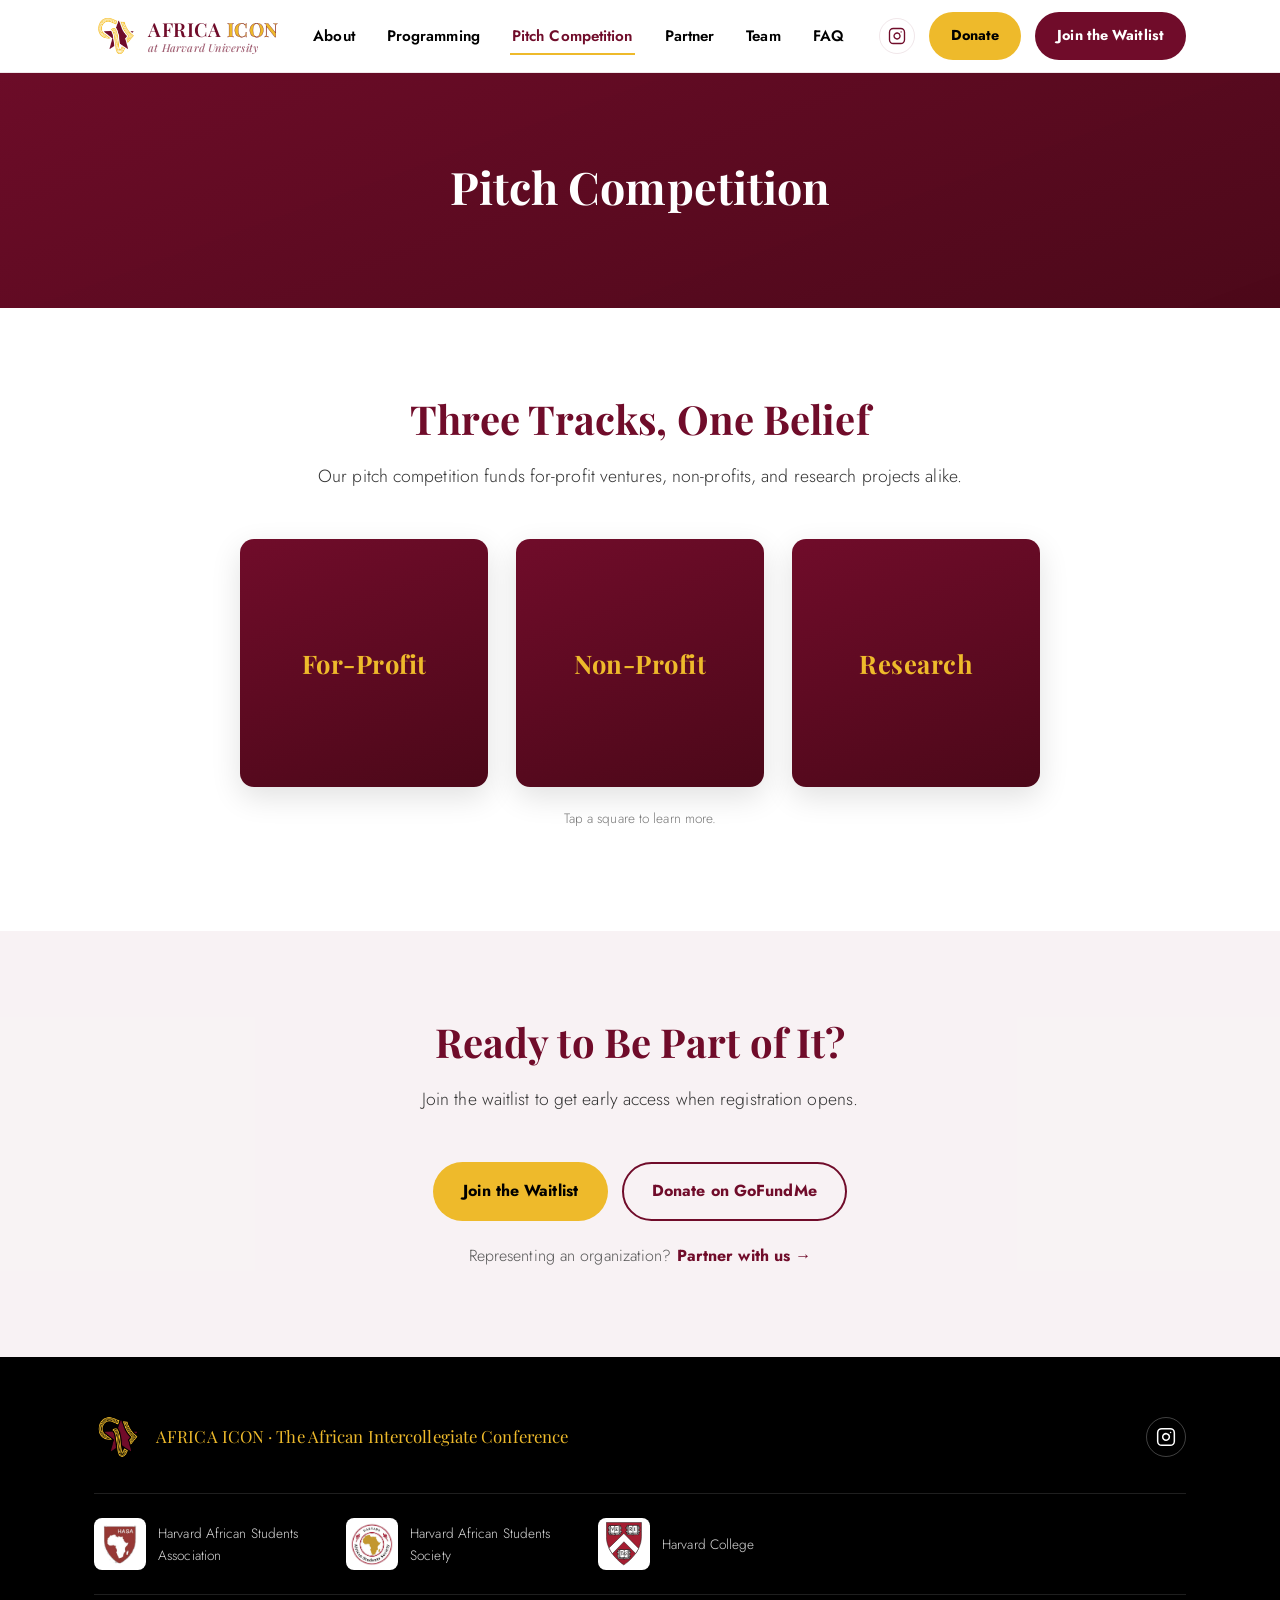
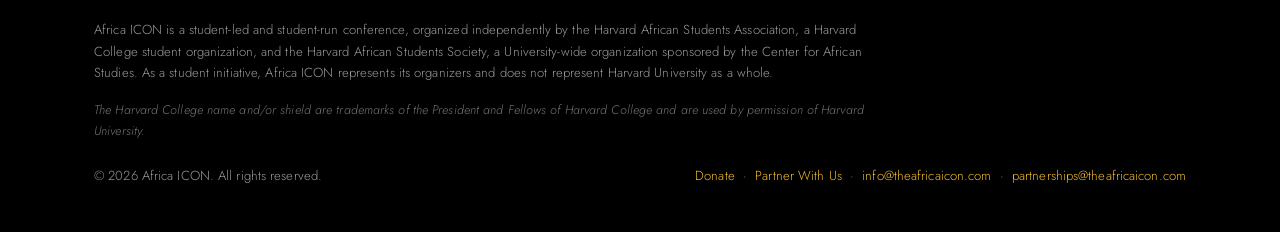
<file: pitch-competition.html>
<!DOCTYPE html>
<html lang="en">
<head>
<meta charset="UTF-8">
<meta name="viewport" content="width=device-width, initial-scale=1.0">
<title>Pitch Competition | Africa ICON</title>
<meta name="description" content="Africa ICON's pitch competition funds for-profit ventures, non-profits, and research projects alike.">

<link rel="canonical" href="https://theafricaicon.com/pitch-competition.html">

<!-- Open Graph / social preview -->
<meta property="og:title" content="Pitch Competition | Africa ICON">
<meta property="og:description" content="Funding for-profit ventures, non-profits, and research projects alike.">
<meta property="og:image" content="https://theafricaicon.com/assets/og-image.png">
<meta property="og:url" content="https://theafricaicon.com/pitch-competition.html">
<meta property="og:type" content="website">

<!-- Twitter/X card -->
<meta name="twitter:card" content="summary_large_image">
<meta name="twitter:title" content="Pitch Competition | Africa ICON">
<meta name="twitter:description" content="Funding for-profit ventures, non-profits, and research projects alike.">
<meta name="twitter:image" content="https://theafricaicon.com/assets/og-image.png">

<link rel="icon" type="image/png" href="assets/favicon-512.png" sizes="512x512">
<link rel="icon" type="image/x-icon" href="assets/favicon.ico">
<link rel="apple-touch-icon" href="assets/apple-touch-icon.png">

<link rel="preconnect" href="https://fonts.googleapis.com">
<link rel="preconnect" href="https://fonts.gstatic.com" crossorigin>
<link href="https://fonts.googleapis.com/css2?family=Playfair+Display:ital,wght@0,500;0,600;0,700;0,900;1,500;1,600&family=Jost:wght@300;400;500;600;700&display=swap" rel="stylesheet">

<link rel="stylesheet" href="css/styles.css">
</head>
<body>

<a class="skip-link" href="#main">Skip to main content</a>

<!-- ============ HEADER / NAV ============ -->
<header class="site-header" id="site-header">
  <div class="container header-inner">
    <a href="index.html" class="brand" aria-label="Africa ICON home">
      <img src="assets/logo-nav.png" alt="Africa ICON logo" width="44" height="44" class="brand-logo">
      <span class="brand-text">
        <span class="brand-name">AFRICA <strong>ICON</strong></span>
        <span class="brand-sub">at Harvard University</span>
      </span>
    </a>

    <nav class="main-nav" id="main-nav" aria-label="Primary">
      <ul>
        <li><a href="index.html#about">About</a></li>
        <li><a href="programming.html">Programming</a></li>
        <li><a href="pitch-competition.html" aria-current="page">Pitch Competition</a></li>
        <li><a href="partner.html">Partner</a></li>
        <li><a href="team.html">Team</a></li>
        <li><a href="index.html#faq">FAQ</a></li>
        <li class="nav-donate"><a href="https://gofund.me/07dfc017f" target="_blank" rel="noopener">Donate</a></li>
      </ul>
    </nav>

    <div class="header-actions">
      <a href="https://www.instagram.com/theafricaicon/" class="header-social" aria-label="Follow Africa ICON on Instagram" target="_blank" rel="noopener">
        <svg viewBox="0 0 24 24" fill="none" stroke="currentColor" stroke-width="1.8" stroke-linecap="round" stroke-linejoin="round">
          <rect x="2" y="2" width="20" height="20" rx="5" ry="5"></rect>
          <path d="M16 11.37A4 4 0 1 1 12.63 8 4 4 0 0 1 16 11.37z"></path>
          <line x1="17.5" y1="6.5" x2="17.51" y2="6.5"></line>
        </svg>
      </a>
      <a href="https://gofund.me/07dfc017f" class="btn btn-gold btn-small header-donate" target="_blank" rel="noopener">Donate</a>
      <a href="index.html#waitlist" class="btn btn-primary btn-small">Join the Waitlist</a>
      <button class="nav-toggle" id="nav-toggle" aria-expanded="false" aria-controls="main-nav" aria-label="Toggle menu">
        <span></span><span></span><span></span>
      </button>
    </div>
  </div>
</header>

<main id="main">

  <!-- ============ PAGE HERO ============ -->
  <section class="page-hero page-hero-photo" style="--hero-img: url('https://images.unsplash.com/photo-1604933762021-54a5858c9832?auto=format&fit=crop&w=1800&q=70');">
    <div class="container">
      <h1>Pitch Competition</h1>
    </div>
  </section>

  <!-- ============ PITCH COMPETITION ============ -->
  <section class="section">
    <div class="container">
      <h2 class="section-title reveal">Three Tracks, One Belief</h2>
      <p class="section-lead reveal">
        Our pitch competition funds for-profit ventures, non-profits, and research projects alike.
      </p>

      <div class="flip-grid">
        <button type="button" class="flip-card reveal-fade" aria-expanded="false">
          <span class="flip-card-inner">
            <span class="flip-card-face flip-card-front">
              <span class="flip-card-title">For-Profit</span>
            </span>
            <span class="flip-card-face flip-card-back">
              <span>Startups and ventures building scalable, revenue-generating solutions to Africa's challenges.</span>
            </span>
          </span>
        </button>
        <button type="button" class="flip-card reveal-fade" aria-expanded="false">
          <span class="flip-card-inner">
            <span class="flip-card-face flip-card-front">
              <span class="flip-card-title">Non-Profit</span>
            </span>
            <span class="flip-card-face flip-card-back">
              <span>Mission-driven organizations and social initiatives creating impact.</span>
            </span>
          </span>
        </button>
        <button type="button" class="flip-card reveal-fade" aria-expanded="false">
          <span class="flip-card-inner">
            <span class="flip-card-face flip-card-front">
              <span class="flip-card-title">Research</span>
            </span>
            <span class="flip-card-face flip-card-back">
              <span>Research projects taking on real questions across the continent.</span>
            </span>
          </span>
        </button>
      </div>
      <p class="flip-hint reveal">Tap a square to learn more.</p>
    </div>
  </section>

  <!-- ============ CTA BACK TO WAITLIST ============ -->
  <section class="section section-waitlist">
    <div class="container container-narrow" style="text-align: center;">
      <h2 class="section-title reveal">Ready to Be Part of It?</h2>
      <p class="section-lead reveal">Join the waitlist to get early access when registration opens.</p>
      <div class="cta-row">
        <a href="index.html#waitlist" class="btn btn-gold">Join the Waitlist</a>
        <a href="https://gofund.me/07dfc017f" class="btn btn-ghost-maroon" target="_blank" rel="noopener">Donate on GoFundMe</a>
      </div>
      <p class="cta-sub reveal">Representing an organization? <a href="partner.html">Partner with us &rarr;</a></p>
    </div>
  </section>

</main>

<!-- ============ FOOTER ============ -->
<footer class="site-footer">
  <div class="container">
    <div class="footer-top">
      <img src="assets/logo-nav.png" alt="Africa ICON logo" width="48" height="48">
      <p class="footer-tagline">AFRICA ICON · The African Intercollegiate Conference</p>
      <a href="https://www.instagram.com/theafricaicon/" class="footer-social" aria-label="Follow Africa ICON on Instagram" target="_blank" rel="noopener">
        <svg viewBox="0 0 24 24" fill="none" stroke="currentColor" stroke-width="1.8" stroke-linecap="round" stroke-linejoin="round">
          <rect x="2" y="2" width="20" height="20" rx="5" ry="5"></rect>
          <path d="M16 11.37A4 4 0 1 1 12.63 8 4 4 0 0 1 16 11.37z"></path>
          <line x1="17.5" y1="6.5" x2="17.51" y2="6.5"></line>
        </svg>
      </a>
    </div>

    <div class="footer-orgs" aria-label="Sponsoring student organizations and Harvard College affiliation">
      <div class="footer-org-item">
        <img src="assets/org-logos/hasa-logo-transparent.png" alt="Harvard African Students Association logo" class="footer-logo-img">
        <span>Harvard African Students Association</span>
      </div>
      <div class="footer-org-item">
        <img src="assets/org-logos/hass-afrisoc-logo-transparent.png" alt="Harvard African Students Society logo" class="footer-logo-img">
        <span>Harvard African Students Society</span>
      </div>
      <div class="footer-org-item">
        <img src="assets/org-logos/harvard-college-shield.svg" alt="Harvard College shield" class="footer-logo-img">
        <span>Harvard College</span>
      </div>
    </div>

    <p class="footer-disclaimer">
      Africa ICON is a student-led and student-run conference, organized independently by the Harvard African
      Students Association, a Harvard College student organization, and the Harvard African Students Society,
      a University-wide organization sponsored by the Center for African Studies. As a student initiative,
      Africa ICON represents its organizers and does not represent Harvard University as a whole.
    </p>

    <p class="footer-trademark">
      The Harvard College name and/or shield are trademarks of the President and Fellows of Harvard College
      and are used by permission of Harvard University.
    </p>

    <div class="footer-bottom">
      <p>&copy; <span id="footer-year"></span> Africa ICON. All rights reserved.</p>
      <p>
        <a href="https://gofund.me/07dfc017f" target="_blank" rel="noopener">Donate</a>
        &nbsp;&middot;&nbsp;
        <a href="partner.html">Partner With Us</a>
        &nbsp;&middot;&nbsp;
        <a href="mailto:info@theafricaicon.com">info@theafricaicon.com</a>
        &nbsp;&middot;&nbsp;
        <a href="mailto:partnerships@theafricaicon.com">partnerships@theafricaicon.com</a>
      </p>
    </div>
  </div>
</footer>

<script src="js/main.js"></script>
</body>
</html>
</file>
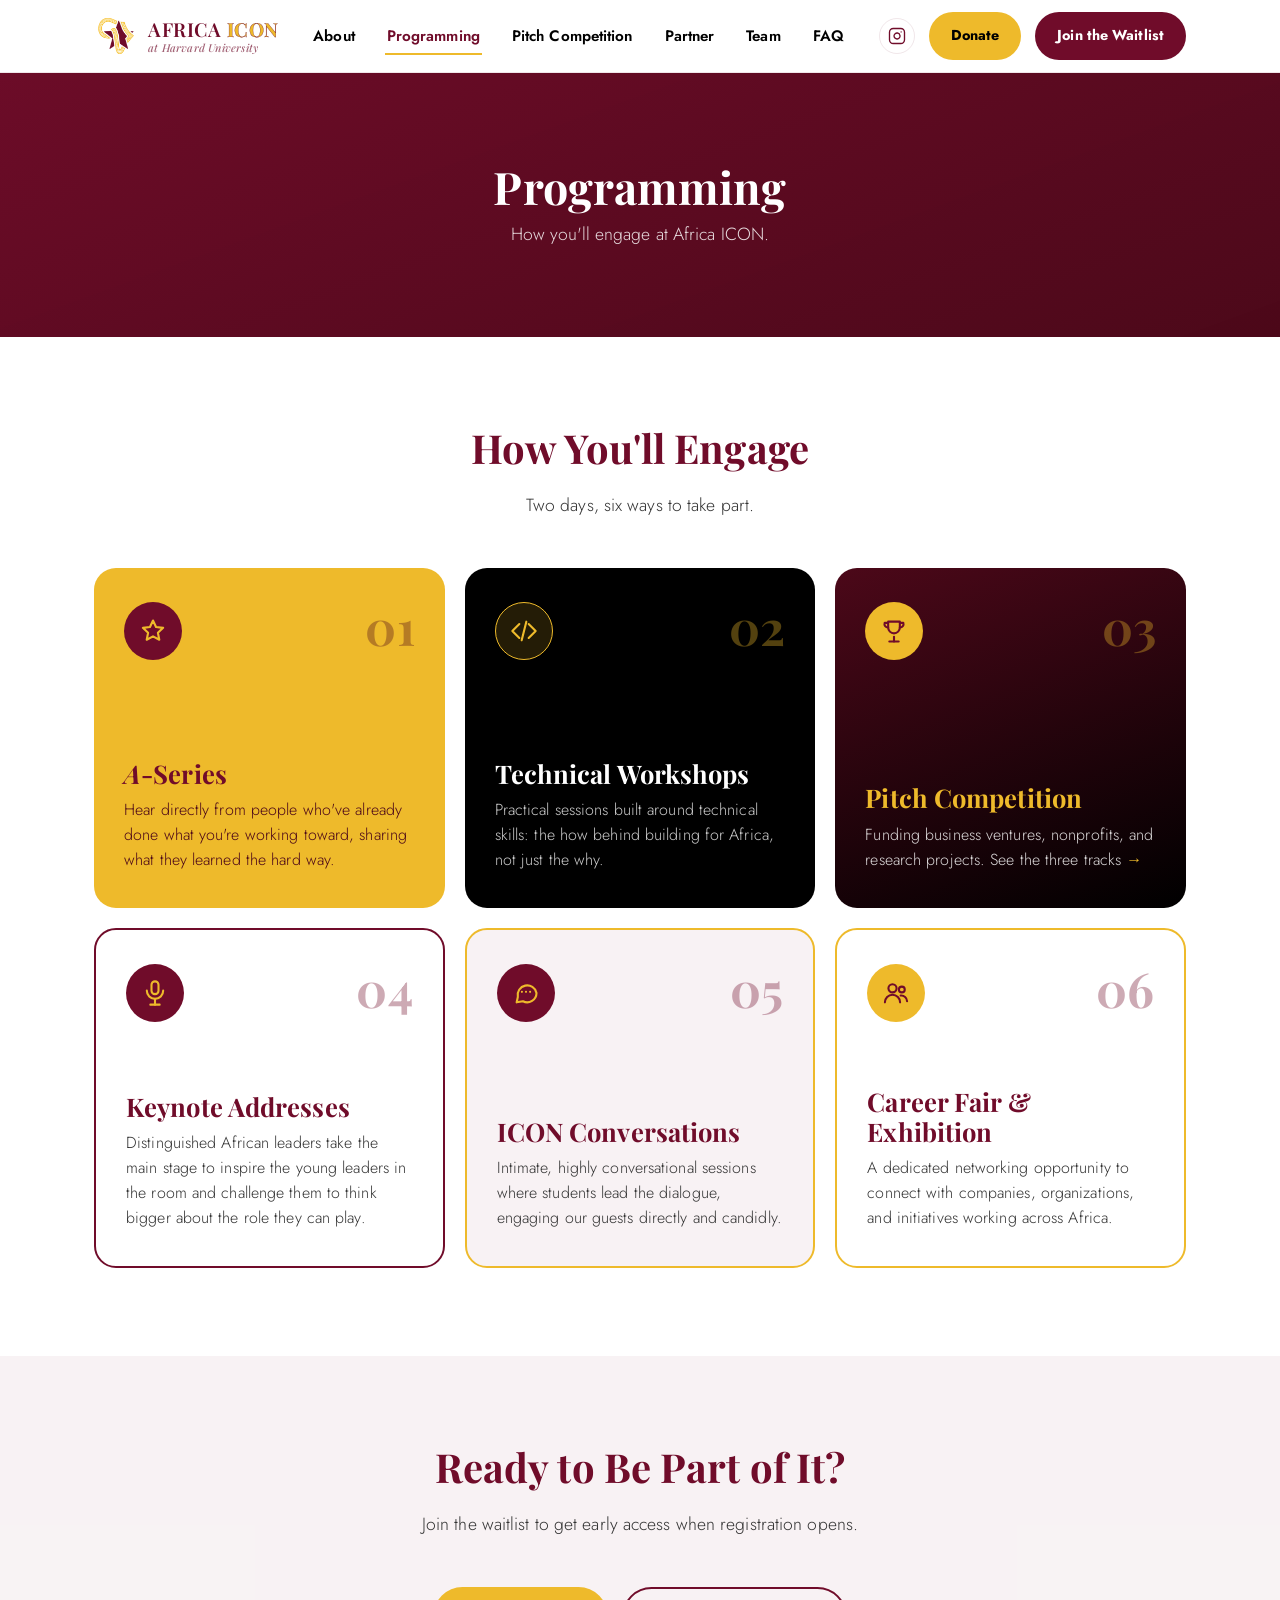
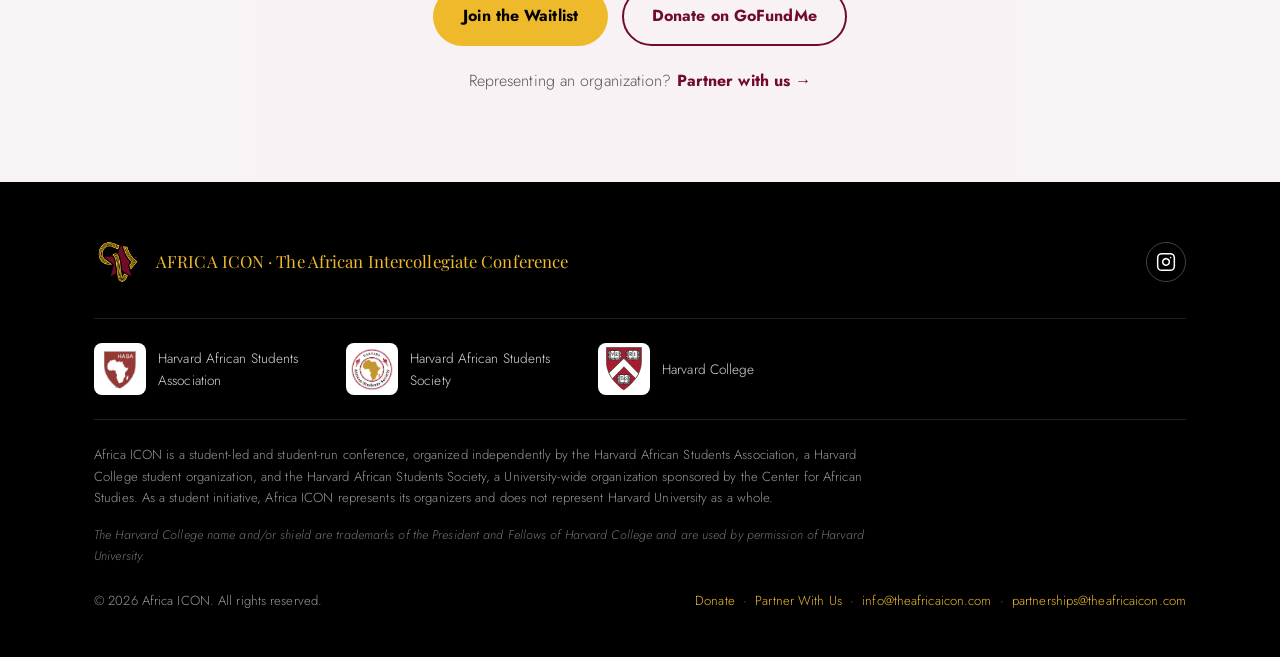
<file: programming.html>
<!DOCTYPE html>
<html lang="en">
<head>
<meta charset="UTF-8">
<meta name="viewport" content="width=device-width, initial-scale=1.0">
<title>Programming | Africa ICON</title>
<meta name="description" content="Keynotes, A-Series, workshops, conversations, a career fair and exhibition, and a pitch competition at Africa ICON, the first intercollegiate African conference at Harvard University.">

<link rel="canonical" href="https://theafricaicon.com/programming.html">

<!-- Open Graph / social preview -->
<meta property="og:title" content="Programming | Africa ICON">
<meta property="og:description" content="Keynotes, A-Series, workshops, conversations, a career fair and exhibition, and a pitch competition at Africa ICON.">
<meta property="og:image" content="https://theafricaicon.com/assets/og-image.png">
<meta property="og:url" content="https://theafricaicon.com/programming.html">
<meta property="og:type" content="website">

<!-- Twitter/X card -->
<meta name="twitter:card" content="summary_large_image">
<meta name="twitter:title" content="Programming | Africa ICON">
<meta name="twitter:description" content="Keynotes, A-Series, workshops, conversations, a career fair and exhibition, and a pitch competition at Africa ICON.">
<meta name="twitter:image" content="https://theafricaicon.com/assets/og-image.png">

<link rel="icon" type="image/png" href="assets/favicon-512.png" sizes="512x512">
<link rel="icon" type="image/x-icon" href="assets/favicon.ico">
<link rel="apple-touch-icon" href="assets/apple-touch-icon.png">

<link rel="preconnect" href="https://fonts.googleapis.com">
<link rel="preconnect" href="https://fonts.gstatic.com" crossorigin>
<link href="https://fonts.googleapis.com/css2?family=Playfair+Display:ital,wght@0,500;0,600;0,700;0,900;1,500;1,600&family=Jost:wght@300;400;500;600;700&display=swap" rel="stylesheet">

<link rel="stylesheet" href="css/styles.css">
</head>
<body>

<a class="skip-link" href="#main">Skip to main content</a>

<!-- ============ HEADER / NAV ============ -->
<header class="site-header" id="site-header">
  <div class="container header-inner">
    <a href="index.html" class="brand" aria-label="Africa ICON home">
      <img src="assets/logo-nav.png" alt="Africa ICON logo" width="44" height="44" class="brand-logo">
      <span class="brand-text">
        <span class="brand-name">AFRICA <strong>ICON</strong></span>
        <span class="brand-sub">at Harvard University</span>
      </span>
    </a>

    <nav class="main-nav" id="main-nav" aria-label="Primary">
      <ul>
        <li><a href="index.html#about">About</a></li>
        <li><a href="programming.html" aria-current="page">Programming</a></li>
        <li><a href="pitch-competition.html">Pitch Competition</a></li>
        <li><a href="partner.html">Partner</a></li>
        <li><a href="team.html">Team</a></li>
        <li><a href="index.html#faq">FAQ</a></li>
        <li class="nav-donate"><a href="https://gofund.me/07dfc017f" target="_blank" rel="noopener">Donate</a></li>
      </ul>
    </nav>

    <div class="header-actions">
      <a href="https://www.instagram.com/theafricaicon/" class="header-social" aria-label="Follow Africa ICON on Instagram" target="_blank" rel="noopener">
        <svg viewBox="0 0 24 24" fill="none" stroke="currentColor" stroke-width="1.8" stroke-linecap="round" stroke-linejoin="round">
          <rect x="2" y="2" width="20" height="20" rx="5" ry="5"></rect>
          <path d="M16 11.37A4 4 0 1 1 12.63 8 4 4 0 0 1 16 11.37z"></path>
          <line x1="17.5" y1="6.5" x2="17.51" y2="6.5"></line>
        </svg>
      </a>
      <a href="https://gofund.me/07dfc017f" class="btn btn-gold btn-small header-donate" target="_blank" rel="noopener">Donate</a>
      <a href="index.html#waitlist" class="btn btn-primary btn-small">Join the Waitlist</a>
      <button class="nav-toggle" id="nav-toggle" aria-expanded="false" aria-controls="main-nav" aria-label="Toggle menu">
        <span></span><span></span><span></span>
      </button>
    </div>
  </div>
</header>

<main id="main">

  <!-- ============ PAGE HERO ============ -->
  <section class="page-hero page-hero-photo" style="--hero-img: url('https://images.unsplash.com/photo-1719314073622-9399d167725b?auto=format&fit=crop&w=1800&q=70');">
    <div class="container">
      <h1>Programming</h1>
      <p>How you'll engage at Africa ICON.</p>
    </div>
  </section>

  <!-- ============ PROGRAMMING ============ -->
  <section class="section" id="programming-content">
    <div class="container">
      <h2 class="section-title reveal">How You'll Engage</h2>
      <p class="section-lead reveal">
        Two days, six ways to take part.
      </p>

      <div class="prog-bento">
        <article class="prog-tile prog-aser reveal-fade">
          <div class="prog-tile-top">
            <span class="prog-icon"><svg viewBox="0 0 24 24" fill="none" stroke="currentColor" stroke-width="1.8" stroke-linecap="round" stroke-linejoin="round" aria-hidden="true"><path d="M12 3l2.6 5.6 6.1.7-4.5 4.2 1.2 6L12 16.6 6.6 19.5l1.2-6L3.3 9.3l6.1-.7z"></path></svg></span>
            <span class="prog-num">01</span>
          </div>
          <h3><em>A</em>-Series</h3>
          <p>Hear directly from people who've already done what you're working toward, sharing what they learned the hard way.</p>
        </article>
        <article class="prog-tile prog-work reveal-fade">
          <div class="prog-tile-top">
            <span class="prog-icon"><svg viewBox="0 0 24 24" fill="none" stroke="currentColor" stroke-width="1.8" stroke-linecap="round" stroke-linejoin="round" aria-hidden="true"><polyline points="8 6 2 12 8 18"></polyline><polyline points="16 6 22 12 16 18"></polyline><line x1="14" y1="4" x2="10" y2="20"></line></svg></span>
            <span class="prog-num">02</span>
          </div>
          <h3>Technical Workshops</h3>
          <p>Practical sessions built around technical skills: the how behind building for Africa, not just the why.</p>
        </article>
        <a href="pitch-competition.html" class="prog-tile prog-pitch reveal-fade">
          <div class="prog-tile-top">
            <span class="prog-icon"><svg viewBox="0 0 24 24" fill="none" stroke="currentColor" stroke-width="1.8" stroke-linecap="round" stroke-linejoin="round" aria-hidden="true"><path d="M8 21h8"></path><path d="M12 17v4"></path><path d="M7 4h10v5a5 5 0 0 1-10 0z"></path><path d="M17 5h3a3 3 0 0 1-3 4"></path><path d="M7 5H4a3 3 0 0 0 3 4"></path></svg></span>
            <span class="prog-num">03</span>
          </div>
          <h3>Pitch Competition</h3>
          <p>Funding business ventures, nonprofits, and research projects. See the three tracks <span class="prog-arrow" aria-hidden="true">&rarr;</span></p>
        </a>
        <article class="prog-tile prog-key reveal-fade">
          <div class="prog-tile-top">
            <span class="prog-icon"><svg viewBox="0 0 24 24" fill="none" stroke="currentColor" stroke-width="1.8" stroke-linecap="round" stroke-linejoin="round" aria-hidden="true"><rect x="9" y="2" width="6" height="11" rx="3"></rect><path d="M5 10a7 7 0 0 0 14 0"></path><path d="M12 17v5"></path><path d="M8 22h8"></path></svg></span>
            <span class="prog-num">04</span>
          </div>
          <h3>Keynote Addresses</h3>
          <p>Distinguished African leaders take the main stage to inspire the young leaders in the room and challenge them to think bigger about the role they can play.</p>
        </article>
        <article class="prog-tile prog-conv reveal-fade">
          <div class="prog-tile-top">
            <span class="prog-icon"><svg viewBox="0 0 24 24" fill="none" stroke="currentColor" stroke-width="1.8" stroke-linecap="round" stroke-linejoin="round" aria-hidden="true"><path d="M21 12a8 8 0 0 1-11.6 7.1L4 20l1-4.6A8 8 0 1 1 21 12z"></path><path d="M8.5 11h.01M12 11h.01M15.5 11h.01"></path></svg></span>
            <span class="prog-num">05</span>
          </div>
          <h3>ICON Conversations</h3>
          <p>Intimate, highly conversational sessions where students lead the dialogue, engaging our guests directly and candidly.</p>
        </article>
        <article class="prog-tile prog-fair reveal-fade">
          <div class="prog-tile-top">
            <span class="prog-icon"><svg viewBox="0 0 24 24" fill="none" stroke="currentColor" stroke-width="1.8" stroke-linecap="round" stroke-linejoin="round" aria-hidden="true"><circle cx="9" cy="8" r="3.5"></circle><path d="M2.5 20a6.5 6.5 0 0 1 13 0"></path><circle cx="17" cy="9" r="2.5"></circle><path d="M16 14.2a5 5 0 0 1 5.5 4.8"></path></svg></span>
            <span class="prog-num">06</span>
          </div>
          <h3>Career Fair &amp; Exhibition</h3>
          <p>A dedicated networking opportunity to connect with companies, organizations, and initiatives working across Africa.</p>
        </article>
      </div>
    </div>
  </section>

  <!-- ============ CTA BACK TO WAITLIST ============ -->
  <section class="section section-waitlist">
    <div class="container container-narrow" style="text-align: center;">
      <h2 class="section-title reveal">Ready to Be Part of It?</h2>
      <p class="section-lead reveal">Join the waitlist to get early access when registration opens.</p>
      <div class="cta-row">
        <a href="index.html#waitlist" class="btn btn-gold">Join the Waitlist</a>
        <a href="https://gofund.me/07dfc017f" class="btn btn-ghost-maroon" target="_blank" rel="noopener">Donate on GoFundMe</a>
      </div>
      <p class="cta-sub reveal">Representing an organization? <a href="partner.html">Partner with us &rarr;</a></p>
    </div>
  </section>

</main>

<!-- ============ FOOTER ============ -->
<footer class="site-footer">
  <div class="container">
    <div class="footer-top">
      <img src="assets/logo-nav.png" alt="Africa ICON logo" width="48" height="48">
      <p class="footer-tagline">AFRICA ICON · The African Intercollegiate Conference</p>
      <a href="https://www.instagram.com/theafricaicon/" class="footer-social" aria-label="Follow Africa ICON on Instagram" target="_blank" rel="noopener">
        <svg viewBox="0 0 24 24" fill="none" stroke="currentColor" stroke-width="1.8" stroke-linecap="round" stroke-linejoin="round">
          <rect x="2" y="2" width="20" height="20" rx="5" ry="5"></rect>
          <path d="M16 11.37A4 4 0 1 1 12.63 8 4 4 0 0 1 16 11.37z"></path>
          <line x1="17.5" y1="6.5" x2="17.51" y2="6.5"></line>
        </svg>
      </a>
    </div>

    <div class="footer-orgs" aria-label="Sponsoring student organizations and Harvard College affiliation">
      <div class="footer-org-item">
        <img src="assets/org-logos/hasa-logo-transparent.png" alt="Harvard African Students Association logo" class="footer-logo-img">
        <span>Harvard African Students Association</span>
      </div>
      <div class="footer-org-item">
        <img src="assets/org-logos/hass-afrisoc-logo-transparent.png" alt="Harvard African Students Society logo" class="footer-logo-img">
        <span>Harvard African Students Society</span>
      </div>
      <div class="footer-org-item">
        <img src="assets/org-logos/harvard-college-shield.svg" alt="Harvard College shield" class="footer-logo-img">
        <span>Harvard College</span>
      </div>
    </div>

    <p class="footer-disclaimer">
      Africa ICON is a student-led and student-run conference, organized independently by the Harvard African
      Students Association, a Harvard College student organization, and the Harvard African Students Society,
      a University-wide organization sponsored by the Center for African Studies. As a student initiative,
      Africa ICON represents its organizers and does not represent Harvard University as a whole.
    </p>

    <p class="footer-trademark">
      The Harvard College name and/or shield are trademarks of the President and Fellows of Harvard College
      and are used by permission of Harvard University.
    </p>

    <div class="footer-bottom">
      <p>&copy; <span id="footer-year"></span> Africa ICON. All rights reserved.</p>
      <p>
        <a href="https://gofund.me/07dfc017f" target="_blank" rel="noopener">Donate</a>
        &nbsp;&middot;&nbsp;
        <a href="partner.html">Partner With Us</a>
        &nbsp;&middot;&nbsp;
        <a href="mailto:info@theafricaicon.com">info@theafricaicon.com</a>
        &nbsp;&middot;&nbsp;
        <a href="mailto:partnerships@theafricaicon.com">partnerships@theafricaicon.com</a>
      </p>
    </div>
  </div>
</footer>

<script src="js/main.js"></script>
</body>
</html>
</file>
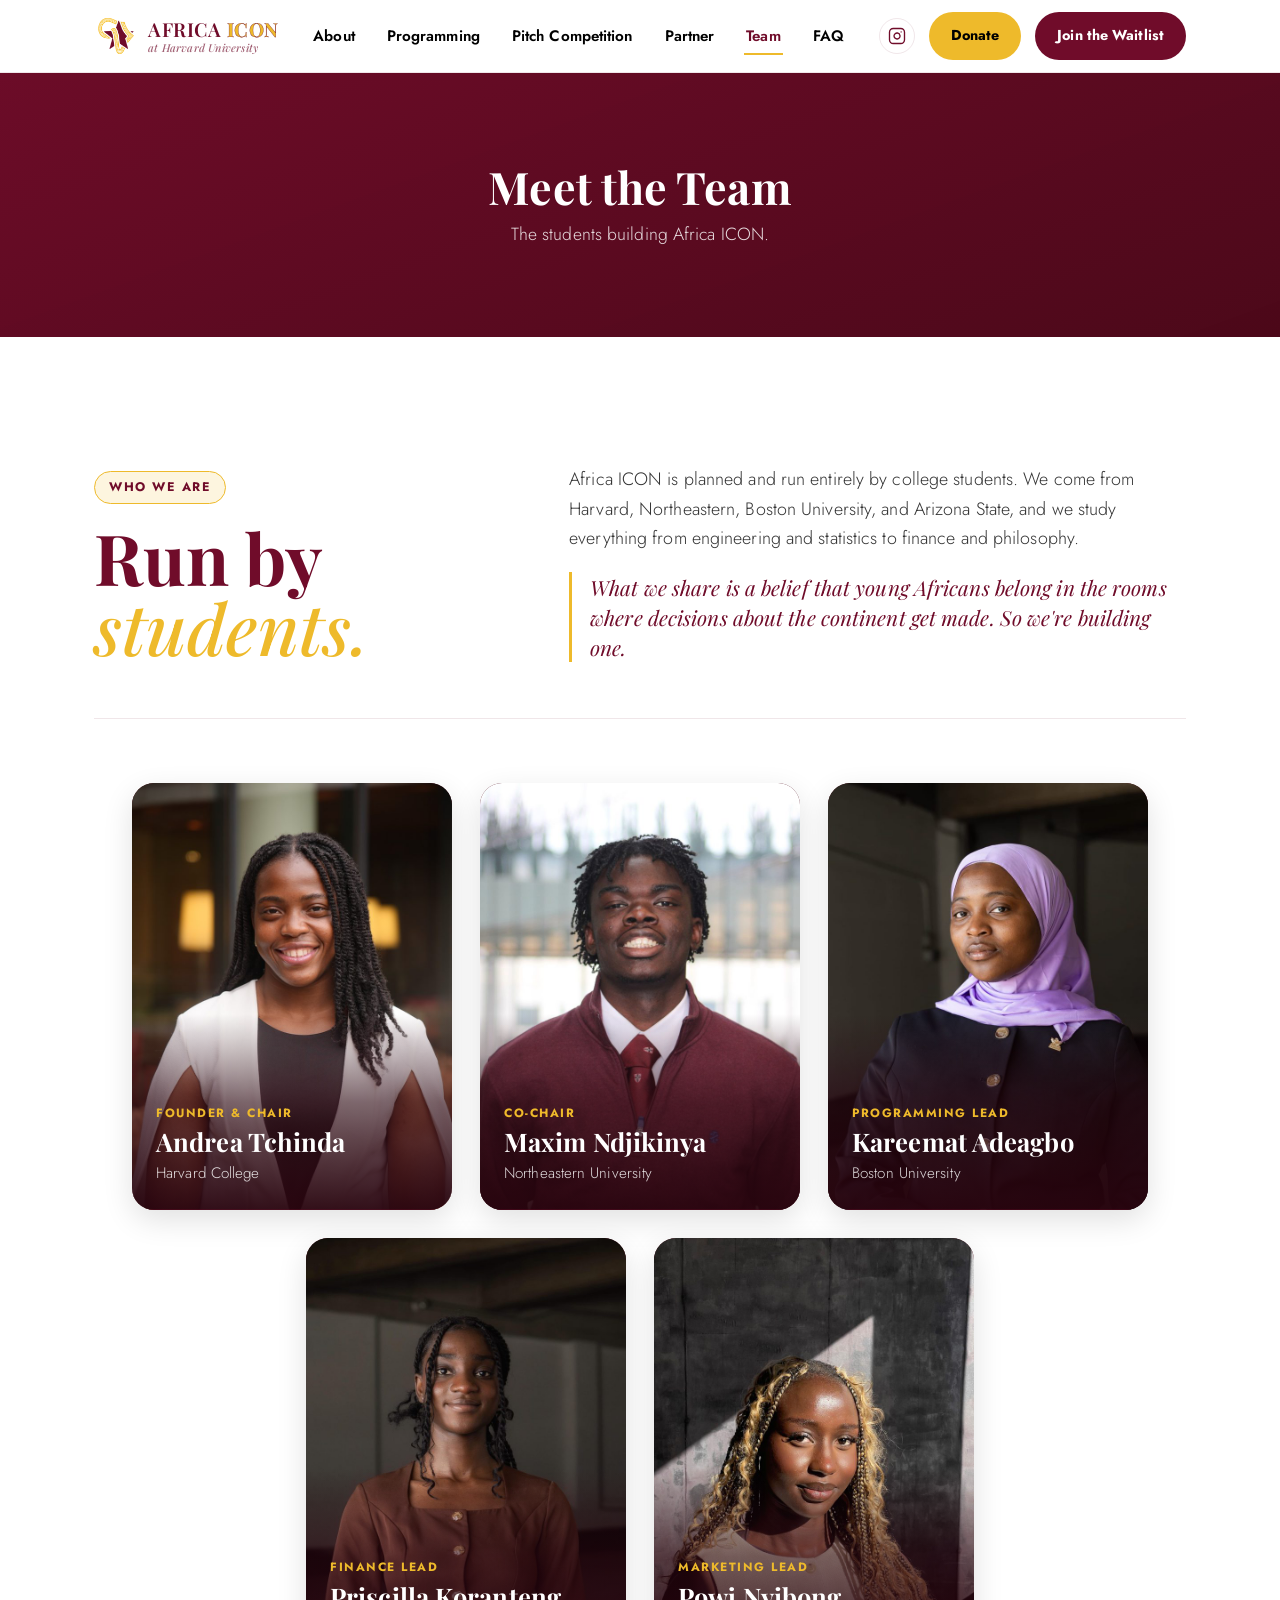
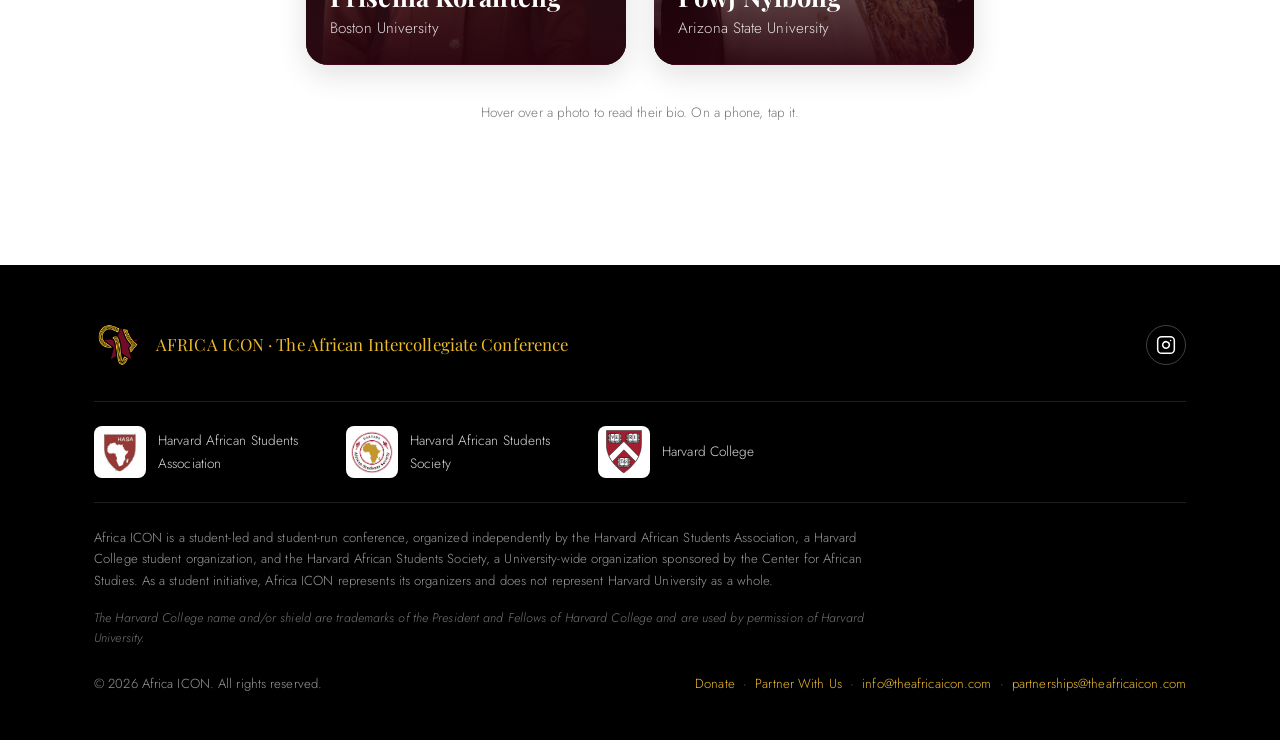
<file: team.html>
<!DOCTYPE html>
<html lang="en">
<head>
<meta charset="UTF-8">
<meta name="viewport" content="width=device-width, initial-scale=1.0">
<title>Team | Africa ICON</title>
<meta name="description" content="Meet the student team behind Africa ICON, the first intercollegiate African conference at Harvard University.">

<link rel="canonical" href="https://theafricaicon.com/team.html">

<!-- Open Graph / social preview -->
<meta property="og:title" content="Team | Africa ICON">
<meta property="og:description" content="Meet the student team behind Africa ICON, the first intercollegiate African conference at Harvard University.">
<meta property="og:image" content="https://theafricaicon.com/assets/og-image.png">
<meta property="og:url" content="https://theafricaicon.com/team.html">
<meta property="og:type" content="website">

<!-- Twitter/X card -->
<meta name="twitter:card" content="summary_large_image">
<meta name="twitter:title" content="Team | Africa ICON">
<meta name="twitter:description" content="Meet the student team behind Africa ICON, the first intercollegiate African conference at Harvard University.">
<meta name="twitter:image" content="https://theafricaicon.com/assets/og-image.png">

<link rel="icon" type="image/png" href="assets/favicon-512.png" sizes="512x512">
<link rel="icon" type="image/x-icon" href="assets/favicon.ico">
<link rel="apple-touch-icon" href="assets/apple-touch-icon.png">

<link rel="preconnect" href="https://fonts.googleapis.com">
<link rel="preconnect" href="https://fonts.gstatic.com" crossorigin>
<link href="https://fonts.googleapis.com/css2?family=Playfair+Display:ital,wght@0,500;0,600;0,700;0,900;1,500;1,600&family=Jost:wght@300;400;500;600;700&display=swap" rel="stylesheet">

<link rel="stylesheet" href="css/styles.css">
</head>
<body>

<a class="skip-link" href="#main">Skip to main content</a>

<!-- ============ HEADER / NAV ============ -->
<header class="site-header" id="site-header">
  <div class="container header-inner">
    <a href="index.html" class="brand" aria-label="Africa ICON home">
      <img src="assets/logo-nav.png" alt="Africa ICON logo" width="44" height="44" class="brand-logo">
      <span class="brand-text">
        <span class="brand-name">AFRICA <strong>ICON</strong></span>
        <span class="brand-sub">at Harvard University</span>
      </span>
    </a>

    <nav class="main-nav" id="main-nav" aria-label="Primary">
      <ul>
        <li><a href="index.html#about">About</a></li>
        <li><a href="programming.html">Programming</a></li>
        <li><a href="pitch-competition.html">Pitch Competition</a></li>
        <li><a href="partner.html">Partner</a></li>
        <li><a href="team.html" aria-current="page">Team</a></li>
        <li><a href="index.html#faq">FAQ</a></li>
        <li class="nav-donate"><a href="https://gofund.me/07dfc017f" target="_blank" rel="noopener">Donate</a></li>
      </ul>
    </nav>

    <div class="header-actions">
      <a href="https://www.instagram.com/theafricaicon/" class="header-social" aria-label="Follow Africa ICON on Instagram" target="_blank" rel="noopener">
        <svg viewBox="0 0 24 24" fill="none" stroke="currentColor" stroke-width="1.8" stroke-linecap="round" stroke-linejoin="round">
          <rect x="2" y="2" width="20" height="20" rx="5" ry="5"></rect>
          <path d="M16 11.37A4 4 0 1 1 12.63 8 4 4 0 0 1 16 11.37z"></path>
          <line x1="17.5" y1="6.5" x2="17.51" y2="6.5"></line>
        </svg>
      </a>
      <a href="https://gofund.me/07dfc017f" class="btn btn-gold btn-small header-donate" target="_blank" rel="noopener">Donate</a>
      <a href="index.html#waitlist" class="btn btn-primary btn-small">Join the Waitlist</a>
      <button class="nav-toggle" id="nav-toggle" aria-expanded="false" aria-controls="main-nav" aria-label="Toggle menu">
        <span></span><span></span><span></span>
      </button>
    </div>
  </div>
</header>

<main id="main">

  <!-- ============ PAGE HERO ============ -->
  <section class="page-hero page-hero-photo" style="--hero-img: url('https://images.unsplash.com/photo-1579862325998-44e49ab74138?auto=format&fit=crop&w=1800&q=70');">
    <div class="container">
      <h1>Meet the Team</h1>
      <p>The students building Africa ICON.</p>
    </div>
  </section>

  <!-- ============ TEAM ============ -->
  <section class="section section-roomy" id="team">
    <div class="container">
      <div class="team-intro">
        <div class="team-intro-head reveal">
          <span class="eyebrow-tag">Who We Are</span>
          <h2>Run by <em>students.</em></h2>
        </div>
        <div class="team-intro-body reveal">
          <p>
            Africa ICON is planned and run entirely by college students. We come from Harvard, Northeastern,
            Boston University, and Arizona State, and we study everything from engineering and statistics to
            finance and philosophy.
          </p>
          <p class="team-intro-kicker">
            What we share is a belief that young Africans belong in the rooms where decisions about the
            continent get made. So we're building one.
          </p>
        </div>
      </div>

      <div class="team-grid">
        <article class="team-card reveal-fade" tabindex="0" aria-label="Andrea Tchinda, Founder and Chair, Harvard College. Tap to read bio.">
          <img src="assets/team/andrea-tchinda.jpg" alt="Portrait of Andrea Tchinda" width="720" height="960" loading="lazy">
          <div class="team-front">
            <span class="team-role">Founder &amp; Chair</span>
            <h3>Andrea Tchinda</h3>
            <span class="team-school">Harvard College</span>
          </div>
          <div class="team-bio">
            <h3>Andrea Tchinda</h3>
            <span class="team-role">Founder &amp; Chair</span>
            <p>A senior studying Statistics with a focus on data science, and a secondary in Sociology. She is passionate about using technology, especially data science, to answer some of Africa's core issues such as data infrastructure. Beyond technology, she is passionate about policy: as a senior director at the Harvard Undergraduate Foreign Policy Initiative, she has written recommendations for USAFRICOM, USSOUTHCOM, and Anduril.</p>
          </div>
        </article>
        <article class="team-card reveal-fade" tabindex="0" aria-label="Maxim Ndjikinya, Co-Chair, Northeastern University. Tap to read bio.">
          <img src="assets/team/maxim-ndjikinya.jpg" alt="Portrait of Maxim Ndjikinya" width="720" height="960" loading="lazy">
          <div class="team-front">
            <span class="team-role">Co-Chair</span>
            <h3>Maxim Ndjikinya</h3>
            <span class="team-school">Northeastern University</span>
          </div>
          <div class="team-bio">
            <h3>Maxim Ndjikinya</h3>
            <span class="team-role">Co-Chair</span>
            <p>A fourth year Mechanical Engineering and Computer Science student with leadership experience across NSBE, Alpha Phi Alpha Fraternity, Inc., and events focused on innovation. His interests span technology, infrastructure, emerging markets, and African policy, with aspirations to advance sustainable infrastructure development in Cameroon.</p>
          </div>
        </article>
        <article class="team-card reveal-fade" tabindex="0" aria-label="Kareemat Adeagbo, Programming Lead, Boston University. Tap to read bio.">
          <img src="assets/team/kareemat-adeagbo.jpg" alt="Portrait of Kareemat Adeagbo" width="720" height="960" loading="lazy">
          <div class="team-front">
            <span class="team-role">Programming Lead</span>
            <h3>Kareemat Adeagbo</h3>
            <span class="team-school">Boston University</span>
          </div>
          <div class="team-bio">
            <h3>Kareemat Adeagbo</h3>
            <span class="team-role">Programming Lead</span>
            <p>A sophomore studying Mechanical Engineering and Philosophy. As Director of International Projects for Engineers Without Borders, she leads multidisciplinary teams, including a clean water infrastructure initiative in Tinet, Kenya. She brings her experience in engineering and project leadership to shaping Africa ICON's programming.</p>
          </div>
        </article>
        <article class="team-card reveal-fade" tabindex="0" aria-label="Priscilla Koranteng, Finance Lead, Boston University. Tap to read bio.">
          <img src="assets/team/priscilla-koranteng.jpg" alt="Portrait of Priscilla Koranteng" width="720" height="960" loading="lazy">
          <div class="team-front">
            <span class="team-role">Finance Lead</span>
            <h3>Priscilla Koranteng</h3>
            <span class="team-school">Boston University</span>
          </div>
          <div class="team-bio">
            <h3>Priscilla Koranteng</h3>
            <span class="team-role">Finance Lead</span>
            <p>A sophomore studying Finance and African American &amp; Black Diaspora Studies. Through leadership roles in BU's Black Business Student Association and Student Government, she has built experience in professional development, community engagement, and conference planning. She brings these experiences to Africa ICON with a passion for connecting students' professional pursuits to Africa's future.</p>
          </div>
        </article>
        <article class="team-card reveal-fade" tabindex="0" aria-label="Powj Nyibong, Marketing Lead, Arizona State University. Tap to read bio.">
          <img src="assets/team/powj-nyibong.jpg" alt="Portrait of Powj Nyibong" width="720" height="960" loading="lazy">
          <div class="team-front">
            <span class="team-role">Marketing Lead</span>
            <h3>Powj Nyibong</h3>
            <span class="team-school">Arizona State University</span>
          </div>
          <div class="team-bio">
            <h3>Powj Nyibong</h3>
            <span class="team-role">Marketing Lead</span>
            <p>A junior studying Computer Information Systems and Economics at Arizona State University, Powj is passionate about the role of technology and education in advancing economic development in Africa. Through her work with the Mastercard Foundation and AI Acceleration at ASU, she contributed to AI initiatives supporting educational programs across Africa. As a leader within the African Students Association and NSBE, she brings a passion for storytelling and elevating the voices of young Africans to Africa ICON.</p>
          </div>
        </article>
      </div>
      <p class="flip-hint team-hint reveal">Hover over a photo to read their bio. On a phone, tap it.</p>
    </div>
  </section>

</main>

<!-- ============ FOOTER ============ -->
<footer class="site-footer">
  <div class="container">
    <div class="footer-top">
      <img src="assets/logo-nav.png" alt="Africa ICON logo" width="48" height="48">
      <p class="footer-tagline">AFRICA ICON · The African Intercollegiate Conference</p>
      <a href="https://www.instagram.com/theafricaicon/" class="footer-social" aria-label="Follow Africa ICON on Instagram" target="_blank" rel="noopener">
        <svg viewBox="0 0 24 24" fill="none" stroke="currentColor" stroke-width="1.8" stroke-linecap="round" stroke-linejoin="round">
          <rect x="2" y="2" width="20" height="20" rx="5" ry="5"></rect>
          <path d="M16 11.37A4 4 0 1 1 12.63 8 4 4 0 0 1 16 11.37z"></path>
          <line x1="17.5" y1="6.5" x2="17.51" y2="6.5"></line>
        </svg>
      </a>
    </div>

    <div class="footer-orgs" aria-label="Sponsoring student organizations and Harvard College affiliation">
      <div class="footer-org-item">
        <img src="assets/org-logos/hasa-logo-transparent.png" alt="Harvard African Students Association logo" class="footer-logo-img">
        <span>Harvard African Students Association</span>
      </div>
      <div class="footer-org-item">
        <img src="assets/org-logos/hass-afrisoc-logo-transparent.png" alt="Harvard African Students Society logo" class="footer-logo-img">
        <span>Harvard African Students Society</span>
      </div>
      <div class="footer-org-item">
        <img src="assets/org-logos/harvard-college-shield.svg" alt="Harvard College shield" class="footer-logo-img">
        <span>Harvard College</span>
      </div>
    </div>

    <p class="footer-disclaimer">
      Africa ICON is a student-led and student-run conference, organized independently by the Harvard African
      Students Association, a Harvard College student organization, and the Harvard African Students Society,
      a University-wide organization sponsored by the Center for African Studies. As a student initiative,
      Africa ICON represents its organizers and does not represent Harvard University as a whole.
    </p>

    <p class="footer-trademark">
      The Harvard College name and/or shield are trademarks of the President and Fellows of Harvard College
      and are used by permission of Harvard University.
    </p>

    <div class="footer-bottom">
      <p>&copy; <span id="footer-year"></span> Africa ICON. All rights reserved.</p>
      <p>
        <a href="https://gofund.me/07dfc017f" target="_blank" rel="noopener">Donate</a>
        &nbsp;&middot;&nbsp;
        <a href="partner.html">Partner With Us</a>
        &nbsp;&middot;&nbsp;
        <a href="mailto:info@theafricaicon.com">info@theafricaicon.com</a>
        &nbsp;&middot;&nbsp;
        <a href="mailto:partnerships@theafricaicon.com">partnerships@theafricaicon.com</a>
      </p>
    </div>
  </div>
</footer>

<script src="js/main.js"></script>
</body>
</html>
</file>
<file: css/styles.css>
/* ============================================
   Africa ICON — Design tokens
   Brand palette: maroon, gold, white, black only.
   Tints below are the brand colors at reduced
   opacity — not new colors.
   ============================================ */
:root {
  --maroon: #700c2a;
  --maroon-dark: #4c0819;
  --gold: #eeba2b;
  --white: #ffffff;
  --black: #000000;

  --maroon-05: rgba(112, 12, 42, 0.05);
  --maroon-10: rgba(112, 12, 42, 0.1);
  --maroon-70: rgba(112, 12, 42, 0.7);
  --gold-15: rgba(238, 186, 43, 0.15);
  --black-60: rgba(0, 0, 0, 0.6);

  --font-display: "Playfair Display", "Georgia", "Iowan Old Style", serif;
  --font-body: "Jost", -apple-system, BlinkMacSystemFont, "Segoe UI", Roboto, Helvetica, Arial, sans-serif;

  --container-w: 1140px;
  --radius: 14px;
  --shadow-soft: 0 10px 30px rgba(0, 0, 0, 0.12);
}

/* ============ Reset ============ */
*, *::before, *::after { box-sizing: border-box; }
html { scroll-behavior: smooth; }
body {
  margin: 0;
  font-family: var(--font-body);
  font-weight: 300;
  color: var(--black);
  background: var(--white);
  line-height: 1.65;
  letter-spacing: 0.1px;
  -webkit-font-smoothing: antialiased;
}
img { max-width: 100%; display: block; }
a { color: inherit; }
h1, h2, h3 { font-family: var(--font-display); font-weight: 700; margin: 0 0 0.5em; line-height: 1.15; }
p { margin: 0 0 1em; }
ul { margin: 0; padding: 0; list-style: none; }
button { font-family: inherit; cursor: pointer; }

.container {
  max-width: var(--container-w);
  margin: 0 auto;
  padding: 0 24px;
}
.container-narrow { max-width: 720px; }

.skip-link {
  position: absolute;
  left: -999px;
  top: 0;
  background: var(--gold);
  color: var(--black);
  padding: 12px 20px;
  z-index: 1000;
  font-weight: 700;
}
.skip-link:focus { left: 12px; top: 12px; }

/* Every section needs offset room under the sticky header for anchor jumps */
section[id] { scroll-margin-top: 84px; }

/* ============ Scroll-in reveal animation ============ */
.reveal {
  opacity: 0;
  transform: translateY(24px);
  transition: opacity 0.6s ease, transform 0.6s ease;
}
.reveal.is-visible { opacity: 1; transform: translateY(0); }

/* Cards already have a hover lift transform, so fade only (no translateY) to avoid conflicts */
.reveal-fade {
  opacity: 0;
  transition: opacity 0.6s ease;
}
.reveal-fade.is-visible { opacity: 1; }

@media (prefers-reduced-motion: reduce) {
  .reveal, .reveal-fade { transition: none; opacity: 1; transform: none; }
}

/* ============ Buttons ============ */
.btn {
  display: inline-block;
  padding: 14px 28px;
  border-radius: 999px;
  font-weight: 700;
  text-decoration: none;
  border: 2px solid transparent;
  transition: transform 0.15s ease, box-shadow 0.15s ease, background 0.15s ease;
  cursor: pointer;
}
.btn:hover { transform: translateY(-2px); }
.btn-primary { background: var(--maroon); color: var(--white); }
.btn-primary:hover { background: var(--maroon-dark); }
.btn-gold { background: var(--gold); color: var(--black); }
.btn-gold:hover { box-shadow: var(--shadow-soft); }
.btn-outline { background: transparent; color: var(--white); border-color: var(--white); }
.btn-outline:hover { background: rgba(255, 255, 255, 0.12); }
.btn-small { padding: 10px 20px; font-size: 0.9rem; }
.btn-full { width: 100%; text-align: center; }

.pill {
  display: inline-block;
  background: var(--gold-15);
  border: 1px solid var(--gold);
  color: var(--maroon);
  font-weight: 700;
  font-size: 0.85rem;
  padding: 8px 18px;
  border-radius: 999px;
  margin: 18px 0;
}

/* ============ Header ============ */
.site-header {
  position: sticky;
  top: 0;
  z-index: 100;
  background: var(--white);
  border-bottom: 1px solid var(--maroon-10);
  transition: box-shadow 0.2s ease;
}
.site-header.is-scrolled { box-shadow: 0 4px 16px rgba(0, 0, 0, 0.08); }

.header-inner {
  display: flex;
  align-items: center;
  justify-content: space-between;
  gap: 16px;
  padding-top: 12px;
  padding-bottom: 12px;
}
.brand {
  display: flex;
  align-items: center;
  gap: 10px;
  text-decoration: none;
  color: var(--maroon);
}
.brand-logo { width: 44px; height: 44px; }
.brand-text {
  display: flex;
  flex-direction: column;
  line-height: 1.2;
  white-space: nowrap;
}
.brand-name {
  font-family: var(--font-display);
  font-weight: 600;
  font-size: 1.2rem;
  letter-spacing: 0.5px;
}
.brand-name strong { color: var(--gold); -webkit-text-stroke: 0.3px var(--maroon); }
.brand-sub {
  font-family: var(--font-display);
  font-style: italic;
  font-weight: 500;
  font-size: 0.68rem;
  color: var(--maroon);
  opacity: 0.65;
  letter-spacing: 0.2px;
}

.main-nav ul { display: flex; gap: 28px; }
.main-nav a, .header-actions .btn { white-space: nowrap; }
.main-nav a {
  text-decoration: none;
  font-weight: 600;
  font-size: 0.95rem;
  color: var(--black);
  position: relative;
  padding: 4px 2px;
}
.main-nav a:hover { color: var(--maroon); }
.main-nav a::after {
  content: "";
  position: absolute;
  left: 0; right: 0; bottom: -4px;
  height: 2px;
  background: var(--gold);
  transform: scaleX(0);
  transition: transform 0.15s ease;
}
.main-nav a:hover::after { transform: scaleX(1); }
.main-nav a[aria-current="page"] { color: var(--maroon); }
.main-nav a[aria-current="page"]::after { transform: scaleX(1); }

.header-actions { display: flex; align-items: center; gap: 14px; }
.header-social {
  display: flex;
  align-items: center;
  justify-content: center;
  width: 36px;
  height: 36px;
  border-radius: 50%;
  border: 1.5px solid var(--maroon-10);
  color: var(--maroon);
  transition: border-color 0.15s ease, color 0.15s ease, background 0.15s ease;
  flex-shrink: 0;
}
.header-social:hover { border-color: var(--gold); background: var(--gold-15); }
.header-social svg { width: 18px; height: 18px; }

.nav-toggle {
  display: none;
  flex-direction: column;
  justify-content: center;
  gap: 5px;
  width: 40px;
  height: 40px;
  background: none;
  border: none;
  padding: 0;
}
.nav-toggle span {
  display: block;
  height: 2px;
  background: var(--maroon);
  border-radius: 2px;
}

/* ============ Page hero (About / Programming / FAQ banners) ============ */
.page-hero {
  background: linear-gradient(160deg, var(--maroon) 0%, var(--maroon-dark) 100%);
  color: var(--white);
  text-align: center;
  padding: 56px 0;
}
.page-hero h1 {
  font-size: clamp(2rem, 4vw, 2.8rem);
  margin-bottom: 8px;
}
.page-hero p {
  color: rgba(255, 255, 255, 0.85);
  max-width: 560px;
  margin: 0 auto;
  font-size: 1.1rem;
}

/* ============ Hero ============ */
.hero {
  background: linear-gradient(160deg, var(--maroon) 0%, var(--maroon-dark) 100%);
  color: var(--white);
  text-align: center;
  padding: 64px 0 72px;
}
.hero-inner { display: flex; flex-direction: column; align-items: center; }

/* Staggered entrance animation — plays on load since the hero is visible immediately (no scroll needed) */
@keyframes hero-fade-in {
  from { opacity: 0; }
  to { opacity: 1; }
}
.hero-inner > * {
  animation: hero-fade-in 1.4s ease both;
}
.hero-inner > *:nth-child(1) { animation-delay: 0.1s; }
.hero-inner > *:nth-child(2) { animation-delay: 0.25s; }
.hero-inner > *:nth-child(3) { animation-delay: 0.4s; }
.hero-inner > *:nth-child(4) { animation-delay: 0.55s; }
.hero-inner > *:nth-child(5) { animation-delay: 0.7s; }
.hero-inner > *:nth-child(6) { animation-delay: 0.85s; }
.hero-inner > *:nth-child(7) { animation-delay: 1s; }
.hero-inner > *:nth-child(8) { animation-delay: 1.15s; }
.hero-inner > *:nth-child(9) { animation-delay: 1.3s; }

@media (prefers-reduced-motion: reduce) {
  .hero-inner > * { animation: none; }
}
.eyebrow {
  max-width: 560px;
  margin-bottom: 18px;
  display: flex;
  flex-direction: column;
  align-items: center;
  gap: 6px;
}
.eyebrow-label {
  font-size: 0.75rem;
  font-weight: 500;
  letter-spacing: 2px;
  text-transform: uppercase;
  color: rgba(255, 255, 255, 0.65);
}
.eyebrow-orgs {
  font-size: 0.95rem;
  font-weight: 700;
  letter-spacing: 0.3px;
  text-transform: uppercase;
  color: var(--gold);
}
.hero-logo-wrap {
  width: 168px;
  height: 168px;
  border-radius: 50%;
  background: radial-gradient(circle at 32% 28%, rgba(0, 0, 0, 0.55), rgba(0, 0, 0, 0.32) 68%, rgba(0, 0, 0, 0.18) 100%);
  border: 1.5px solid rgba(238, 186, 43, 0.45);
  box-shadow: 0 12px 34px rgba(0, 0, 0, 0.35);
  display: flex;
  align-items: center;
  justify-content: center;
  margin-bottom: 16px;
}
.hero-logo { width: 68%; height: 68%; margin-bottom: 0; }
.hero h1 {
  font-size: clamp(2.6rem, 6vw, 4.5rem);
  letter-spacing: 2px;
  margin-bottom: 4px;
}
.hero h1 .accent { color: var(--gold); }
.hero-subtitle {
  font-family: var(--font-display);
  font-style: italic;
  font-weight: 500;
  font-size: clamp(1.1rem, 2vw, 1.5rem);
  color: var(--gold);
  margin-bottom: 18px;
}
.hero-theme {
  max-width: 560px;
  font-size: 0.95rem;
  letter-spacing: 0.3px;
  color: rgba(255, 255, 255, 0.75);
  margin-bottom: 10px;
}
.hero-theme em {
  font-style: italic;
  color: var(--gold);
}
.hero-tagline {
  max-width: 620px;
  font-size: 1.05rem;
  color: rgba(255, 255, 255, 0.9);
}
.hero .pill { background: rgba(238, 186, 43, 0.18); color: var(--gold); border-color: var(--gold); }
.hero-date {
  font-weight: 700;
  font-size: 1.1rem;
  margin-bottom: 28px;
}

.countdown {
  display: flex;
  gap: 14px;
  margin-bottom: 36px;
  flex-wrap: wrap;
  justify-content: center;
}
.countdown-unit {
  background: rgba(255, 255, 255, 0.08);
  border: 1px solid rgba(238, 186, 43, 0.35);
  border-radius: var(--radius);
  min-width: 84px;
  padding: 14px 10px;
}
.countdown-number {
  display: block;
  font-family: var(--font-display);
  font-size: clamp(1.8rem, 4vw, 2.4rem);
  font-weight: 700;
  color: var(--gold);
  font-variant-numeric: tabular-nums;
}
.countdown-label {
  display: block;
  font-size: 0.75rem;
  text-transform: uppercase;
  letter-spacing: 0.6px;
  color: rgba(255, 255, 255, 0.75);
  margin-top: 2px;
}

.hero-ctas { display: flex; gap: 16px; flex-wrap: wrap; justify-content: center; }

/* ============ Sections ============ */
.section { padding: 88px 0; }
.section-title {
  font-size: clamp(1.8rem, 3.5vw, 2.5rem);
  text-align: center;
  color: var(--maroon);
}
.section-lead {
  max-width: 680px;
  margin: 0 auto 48px;
  text-align: center;
  font-size: 1.1rem;
  color: #333;
}
.section-dark {
  background: var(--black);
  color: var(--white);
}
.section-dark .section-title { color: var(--gold); }
.section-dark .section-lead { color: rgba(255, 255, 255, 0.8); }
.section-footnote {
  text-align: center;
  color: var(--gold);
  font-weight: 700;
  margin-top: 8px;
}

/* ============ About cards ============ */
.mission-statement {
  max-width: 640px;
  margin: 0 auto 48px;
  text-align: center;
  padding: 36px 32px;
  background: var(--maroon-05);
  border-left: 3px solid var(--gold);
  border-radius: 0 var(--radius) var(--radius) 0;
}
.mission-label {
  display: inline-block;
  font-weight: 700;
  font-size: 0.8rem;
  letter-spacing: 1.5px;
  text-transform: uppercase;
  color: var(--gold);
  background: var(--maroon);
  padding: 6px 16px;
  border-radius: 999px;
  margin-bottom: 18px;
}
.mission-statement p {
  font-family: var(--font-display);
  font-style: italic;
  font-size: 1.4rem;
  line-height: 1.4;
  color: var(--maroon);
  margin: 0;
}

.card-grid {
  display: grid;
  grid-template-columns: repeat(auto-fit, minmax(240px, 1fr));
  gap: 28px;
}
.card-grid-2 { max-width: 720px; margin: 0 auto; }
.card {
  background: var(--white);
  border: 1px solid var(--maroon-10);
  border-radius: var(--radius);
  padding: 32px 26px;
  text-align: center;
  transition: box-shadow 0.2s ease, transform 0.2s ease;
}
.card:hover { box-shadow: var(--shadow-soft); transform: translateY(-4px); }
.card h3 { color: var(--maroon); font-size: 1.2rem; }
.card p { color: #444; margin: 0; }

/* ============ Flip cards (Pitch Competition tracks) ============ */
.flip-grid {
  display: grid;
  grid-template-columns: repeat(auto-fit, minmax(220px, 1fr));
  gap: 28px;
  max-width: 800px;
  margin: 0 auto;
}
.flip-card {
  appearance: none;
  background: none;
  border: none;
  padding: 0;
  font: inherit;
  cursor: pointer;
  aspect-ratio: 1;
  perspective: 1200px;
  display: block;
  width: 100%;
}
.flip-card-inner {
  position: relative;
  display: block;
  width: 100%;
  height: 100%;
  transition: transform 0.6s cubic-bezier(0.16, 1, 0.3, 1);
  transform-style: preserve-3d;
}
.flip-card.is-flipped .flip-card-inner { transform: rotateY(180deg); }
.flip-card-face {
  position: absolute;
  inset: 0;
  display: flex;
  align-items: center;
  justify-content: center;
  padding: 24px;
  border-radius: var(--radius);
  backface-visibility: hidden;
  box-shadow: var(--shadow-soft);
  text-align: center;
}
.flip-card-front {
  background: linear-gradient(160deg, var(--maroon) 0%, var(--maroon-dark) 100%);
}
.flip-card-title {
  font-family: var(--font-display);
  font-weight: 700;
  font-size: 1.6rem;
  color: var(--gold);
  letter-spacing: 0.5px;
}
.flip-card-back {
  background: var(--white);
  border: 2px solid var(--gold);
  transform: rotateY(180deg);
  color: #333;
  font-size: 1.02rem;
  line-height: 1.45;
}
.flip-card:focus-visible .flip-card-face.flip-card-front {
  outline: 3px solid var(--gold);
  outline-offset: 3px;
}
.flip-hint {
  text-align: center;
  color: #777;
  font-size: 0.85rem;
  margin-top: 20px;
}


/* ============ Traction / stat rings ============ */
.stats-grid {
  display: flex;
  gap: 56px;
  justify-content: center;
  flex-wrap: wrap;
  margin-bottom: 24px;
}
.stat-ring-card {
  position: relative;
  width: 160px;
  height: 160px;
}
.stat-ring { transform: rotate(-90deg); }
.ring-track {
  fill: none;
  stroke: rgba(255, 255, 255, 0.12);
  stroke-width: 10;
}
.ring-fill {
  fill: none;
  stroke: var(--gold);
  stroke-width: 10;
  stroke-linecap: round;
  stroke-dasharray: 440;
  stroke-dashoffset: 440;
  transition: stroke-dashoffset 1.6s cubic-bezier(0.16, 1, 0.3, 1);
}
.stat-ring-content {
  position: absolute;
  inset: 0;
  display: flex;
  flex-direction: column;
  align-items: center;
  justify-content: center;
  text-align: center;
}
.stat-number {
  font-family: var(--font-display);
  font-size: 2.1rem;
  font-weight: 700;
  color: var(--white);
  font-variant-numeric: tabular-nums;
}
.stat-label {
  font-size: 0.8rem;
  color: rgba(255, 255, 255, 0.75);
  max-width: 110px;
  margin-top: 4px;
}

/* ============ FAQ ============ */
.faq-item {
  border-bottom: 1px solid var(--maroon-10);
  padding: 18px 0;
}
.faq-item summary {
  font-weight: 700;
  cursor: pointer;
  color: var(--maroon);
  list-style: none;
  position: relative;
  padding-right: 28px;
}
.faq-item summary::-webkit-details-marker { display: none; }
.faq-item summary::after {
  content: "+";
  position: absolute;
  right: 0;
  top: -2px;
  font-size: 1.3rem;
  color: var(--gold);
  transition: transform 0.2s ease;
}
.faq-item[open] summary::after { transform: rotate(45deg); }
.faq-item p { margin-top: 12px; color: #444; }

/* ============ Waitlist ============ */
.section-waitlist { background: var(--maroon-05); }
.waitlist-social {
  text-align: center;
  font-size: 0.95rem;
  color: #555;
  margin-bottom: 28px;
}
.waitlist-social a {
  color: var(--maroon);
  font-weight: 700;
  text-decoration: none;
}
.waitlist-social a:hover { text-decoration: underline; }
.waitlist-form {
  background: var(--white);
  border-radius: var(--radius);
  padding: 36px;
  box-shadow: var(--shadow-soft);
}
.form-row { margin-bottom: 20px; text-align: left; }
.form-row label {
  display: block;
  font-weight: 700;
  margin-bottom: 6px;
  font-size: 0.9rem;
}
.form-row input {
  width: 100%;
  padding: 12px 14px;
  border: 1.5px solid var(--maroon-10);
  border-radius: 8px;
  font-size: 1rem;
  font-family: inherit;
  transition: border-color 0.15s ease;
}
.form-row input:focus {
  outline: none;
  border-color: var(--maroon);
}
.form-row input.field-error { border-color: #b3261e; }
.form-status {
  min-height: 1.4em;
  text-align: center;
  font-weight: 700;
  margin: 14px 0 0;
}
.form-status.success { color: #1b7a3d; }
.form-status.error { color: #b3261e; }

/* ============ Photo-backed heroes ============
   Photo sits under a strong maroon wash so the brand color still dominates
   and white/gold text keeps its contrast. Set the photo per page with
   style="--hero-img: url('...')". */
.hero-photo,
.page-hero-photo {
  background:
    linear-gradient(160deg, rgba(112, 12, 42, 0.9) 0%, rgba(76, 8, 25, 0.94) 100%),
    var(--hero-img) center / cover no-repeat,
    var(--maroon-dark);
}
.page-hero-photo { padding: 88px 0; }

/* ============ Header donate ============ */
.header-donate { white-space: nowrap; }
.main-nav .nav-donate { display: none; }
.main-nav .nav-donate a { color: var(--maroon); font-weight: 700; }

.btn-ghost-maroon { background: transparent; color: var(--maroon); border-color: var(--maroon); }
.btn-ghost-maroon:hover { background: var(--maroon-05); }

/* ============ Shared bits ============ */
.eyebrow-tag {
  display: inline-block;
  font-size: 0.78rem;
  font-weight: 700;
  letter-spacing: 1.5px;
  text-transform: uppercase;
  color: var(--maroon);
  background: var(--gold-15);
  border: 1px solid var(--gold);
  border-radius: 999px;
  padding: 5px 14px;
  margin-bottom: 18px;
}
.eyebrow-tag-gold { color: var(--gold); background: rgba(238, 186, 43, 0.12); }
.split-ctas, .cta-row { display: flex; gap: 14px; flex-wrap: wrap; margin-top: 8px; }
.cta-row { justify-content: center; }
.cta-sub { text-align: center; margin: 22px 0 0; color: #555; }
.cta-sub a { color: var(--maroon); font-weight: 700; text-decoration: none; }
.cta-sub a:hover { text-decoration: underline; }
.section-roomy { padding: 128px 0; }

/* ============ Home: donate band ============ */
.section-donate {
  position: relative;
  overflow: hidden;
  padding: 128px 0;
  color: var(--white);
  background: linear-gradient(135deg, var(--maroon) 0%, var(--maroon-dark) 100%);
}
.section-donate::after {
  /* big faded logo mark for texture */
  content: "";
  position: absolute;
  right: -120px;
  bottom: -160px;
  width: 520px;
  height: 520px;
  background: url("../assets/logo-lg.png") center / contain no-repeat;
  opacity: 0.07;
  pointer-events: none;
}
.donate-band {
  position: relative;
  z-index: 1;
  display: grid;
  grid-template-columns: 1.1fr 1fr;
  gap: 72px;
  align-items: center;
}
.donate-head h2 {
  font-size: clamp(2.6rem, 6vw, 4.4rem);
  line-height: 1.05;
  color: var(--white);
  margin: 0;
}
.donate-body p { font-size: 1.15rem; color: rgba(255, 255, 255, 0.9); }
.donate-body .donate-note { font-style: italic; color: var(--gold); font-size: 1rem; margin-bottom: 28px; }

/* ============ Programming: bento grid ============ */
.prog-bento {
  display: grid;
  grid-template-columns: repeat(3, 1fr);
  grid-template-areas:
    "aser work pitch"
    "key  conv fair";
  gap: 20px;
}
.prog-tile {
  position: relative;
  display: flex;
  flex-direction: column;
  min-height: 340px;
  padding: 34px 30px 36px;
  border-radius: 22px;
  overflow: hidden;
  text-decoration: none;
  color: inherit;
  transition: transform 0.25s ease, box-shadow 0.25s ease;
}
.prog-tile:hover { transform: translateY(-6px); box-shadow: 0 18px 40px rgba(0, 0, 0, 0.18); }
.prog-tile-top { display: flex; justify-content: space-between; align-items: flex-start; margin-bottom: auto; }
.prog-icon {
  display: flex;
  align-items: center;
  justify-content: center;
  width: 58px;
  height: 58px;
  border-radius: 50%;
  transition: transform 0.35s ease;
}
.prog-icon svg { width: 28px; height: 28px; }
.prog-tile:hover .prog-icon { transform: rotate(-12deg) scale(1.08); }
.prog-num {
  font-family: var(--font-display);
  font-weight: 700;
  font-size: 3rem;
  line-height: 1;
  opacity: 0.35;
}
.prog-tile h3 { margin: 40px 0 10px; font-size: 1.6rem; line-height: 1.15; }
.prog-tile p { margin: 0; font-size: 1rem; line-height: 1.55; }


.prog-key { grid-area: key; background: var(--white); border: 2px solid var(--maroon); color: #333; }
.prog-key .prog-icon { background: var(--maroon); color: var(--gold); }
.prog-key .prog-num { color: var(--maroon); }
.prog-key h3 { color: var(--maroon); }

.prog-aser { grid-area: aser; background: var(--gold); color: var(--maroon-dark); }
.prog-aser .prog-icon { background: var(--maroon); color: var(--gold); }
.prog-aser h3 { color: var(--maroon); }

.prog-work { grid-area: work; background: var(--black); color: rgba(255, 255, 255, 0.8); }
.prog-work .prog-icon { background: rgba(238, 186, 43, 0.15); color: var(--gold); border: 1px solid var(--gold); }
.prog-work .prog-num { color: var(--gold); }
.prog-work h3 { color: var(--white); }

.prog-conv { grid-area: conv; background: var(--maroon-05); border: 2px solid var(--gold); color: #333; }
.prog-conv .prog-icon { background: var(--maroon); color: var(--gold); }
.prog-conv .prog-num { color: var(--maroon); }
.prog-conv h3 { color: var(--maroon); }

.prog-fair { grid-area: fair; background: var(--white); border: 2px solid var(--gold); color: #333; }
.prog-fair .prog-icon { background: var(--gold); color: var(--maroon); }
.prog-fair .prog-num { color: var(--maroon); }
.prog-fair h3 { color: var(--maroon); }

.prog-pitch {
  grid-area: pitch;
  background: linear-gradient(160deg, var(--maroon-dark) 0%, var(--black) 100%);
  color: rgba(255, 255, 255, 0.85);
}
.prog-pitch .prog-icon { background: var(--gold); color: var(--maroon); }
.prog-pitch .prog-num { color: var(--gold); }
.prog-pitch h3 { color: var(--gold); }
.prog-arrow { display: inline-block; color: var(--gold); font-weight: 700; transition: transform 0.2s ease; }
.prog-pitch:hover .prog-arrow { transform: translateX(6px); }

/* ============ Team page ============ */
.team-intro {
  display: grid;
  grid-template-columns: 0.8fr 1.2fr;
  gap: 64px;
  align-items: end;
  padding-bottom: 56px;
  margin-bottom: 64px;
  border-bottom: 1px solid var(--maroon-10);
}
.team-intro-head h2 {
  margin: 0;
  font-size: clamp(2.6rem, 6vw, 4.4rem);
  line-height: 1;
  color: var(--maroon);
}
.team-intro-head h2 em { display: block; font-weight: 500; color: var(--gold); }
.team-intro-body p { font-size: 1.12rem; color: #333; }
.team-intro-body .team-intro-kicker {
  margin: 0;
  padding-left: 18px;
  border-left: 3px solid var(--gold);
  font-family: var(--font-display);
  font-style: italic;
  font-size: 1.3rem;
  line-height: 1.45;
  color: var(--maroon);
}
.team-grid {
  display: flex;
  flex-wrap: wrap;
  justify-content: center;
  gap: 28px;
}
.team-card {
  position: relative;
  flex: 0 1 320px;
  aspect-ratio: 3 / 4;
  border-radius: 22px;
  overflow: hidden;
  background: var(--maroon-dark);
  box-shadow: var(--shadow-soft);
  cursor: pointer;
  outline: none;
}
.team-card img {
  position: absolute;
  inset: 0;
  width: 100%;
  height: 100%;
  object-fit: cover;
  transition: transform 0.6s ease;
}
.team-card:hover img, .team-card.is-open img { transform: scale(1.06); }
.team-card:focus-visible { box-shadow: 0 0 0 3px var(--gold), var(--shadow-soft); }

.team-front {
  position: absolute;
  inset: auto 0 0 0;
  padding: 90px 24px 24px;
  background: linear-gradient(to top, rgba(40, 4, 14, 0.95) 0%, rgba(40, 4, 14, 0.6) 55%, rgba(40, 4, 14, 0) 100%);
  color: var(--white);
  display: flex;
  flex-direction: column;
  gap: 4px;
  transition: opacity 0.3s ease;
}
.team-front h3 { margin: 0; font-size: 1.6rem; color: var(--white); }
.team-role {
  font-size: 0.75rem;
  font-weight: 700;
  letter-spacing: 1.5px;
  text-transform: uppercase;
  color: var(--gold);
}
.team-school { font-size: 0.95rem; color: rgba(255, 255, 255, 0.85); }

.team-bio {
  position: absolute;
  inset: 0;
  padding: 24px 24px;
  background: linear-gradient(160deg, rgba(112, 12, 42, 0.97) 0%, rgba(60, 6, 20, 0.98) 100%);
  color: var(--white);
  overflow-y: auto;
  scrollbar-width: thin;
  scrollbar-color: rgba(238, 186, 43, 0.5) transparent;
  transform: translateY(100%);
  transition: transform 0.45s cubic-bezier(0.16, 1, 0.3, 1);
}
.team-bio h3 { margin: 0 0 4px; font-size: 1.35rem; color: var(--white); }
.team-bio .team-role { display: block; margin-bottom: 14px; }
.team-bio p { margin: 0; font-size: 0.9rem; line-height: 1.5; color: rgba(255, 255, 255, 0.9); }
.team-card:hover .team-bio,
.team-card:focus-visible .team-bio,
.team-card.is-open .team-bio { transform: translateY(0); }
.team-card:hover .team-front,
.team-card:focus-visible .team-front,
.team-card.is-open .team-front { opacity: 0; }
.team-hint { margin-top: 36px; }

/* ============ Partner page ============ */
.partner-hero { padding: 120px 0 112px; }
.partner-hero h1 { font-size: clamp(2.6rem, 6vw, 4.2rem); }
.partner-hero p { font-size: 1.2rem; max-width: 620px; }

/* "Why Partner": dark band, giant stat, icon cards that turn gold on hover */
.why-band {
  position: relative;
  overflow: hidden;
  padding: 136px 0 144px;
  color: var(--white);
  background:
    radial-gradient(circle at 85% 10%, rgba(112, 12, 42, 0.85) 0%, rgba(112, 12, 42, 0) 55%),
    radial-gradient(circle at 0% 100%, rgba(112, 12, 42, 0.6) 0%, rgba(112, 12, 42, 0) 45%),
    var(--black);
}
.why-band::before,
.why-band::after {
  /* thin gold rings for texture */
  content: "";
  position: absolute;
  border: 1px solid rgba(238, 186, 43, 0.18);
  border-radius: 50%;
  pointer-events: none;
}
.why-band::before { width: 620px; height: 620px; top: -260px; right: -180px; }
.why-band::after { width: 380px; height: 380px; bottom: -200px; left: -120px; }
.why-band .container { position: relative; z-index: 1; }

.why-top {
  display: flex;
  justify-content: space-between;
  align-items: flex-end;
  gap: 48px;
  padding-bottom: 48px;
  border-bottom: 1px solid rgba(238, 186, 43, 0.35);
}
.why-title h2 {
  font-size: clamp(2.8rem, 6.5vw, 5rem);
  line-height: 1;
  color: var(--white);
  margin: 0;
}
.why-title h2 em { display: block; font-style: italic; font-weight: 500; color: var(--gold); }
.why-sub {
  max-width: 380px;
  margin: 0;
  font-family: var(--font-display);
  font-style: italic;
  font-size: clamp(1.4rem, 2.4vw, 1.9rem);
  line-height: 1.3;
  color: rgba(255, 255, 255, 0.9);
}
.why-sub span { color: var(--gold); }

.why-cards {
  display: grid;
  grid-template-columns: repeat(4, 1fr);
  gap: 20px;
  margin-top: 64px;
}
.why-card {
  display: flex;
  flex-direction: column;
  min-height: 320px;
  padding: 34px 28px;
  border-radius: 20px;
  background: rgba(255, 255, 255, 0.05);
  border: 1px solid rgba(238, 186, 43, 0.3);
  transition: background 0.25s ease, transform 0.25s ease, border-color 0.25s ease;
}
.why-card:nth-child(even) { margin-top: 48px; }
.why-icon {
  display: flex;
  align-items: center;
  justify-content: center;
  width: 64px;
  height: 64px;
  border-radius: 50%;
  background: var(--gold);
  color: var(--maroon);
  transition: background 0.25s ease, color 0.25s ease;
}
.why-icon svg { width: 30px; height: 30px; }
.why-card h3 {
  margin-top: auto;
  padding-top: 40px;
  font-size: 1.6rem;
  color: var(--white);
  transition: color 0.25s ease;
}
.why-card p { margin: 0; color: rgba(255, 255, 255, 0.78); transition: color 0.25s ease; }
.why-card:hover { background: var(--gold); border-color: var(--gold); transform: translateY(-8px); }
.why-card:hover h3 { color: var(--maroon); }
.why-card:hover p { color: var(--maroon-dark); }
.why-card:hover .why-icon { background: var(--maroon); color: var(--gold); }

.ways-grid {
  display: grid;
  grid-template-columns: repeat(3, 1fr);
  gap: 24px;
}
.way-card {
  position: relative;
  display: block;
  background: var(--white);
  border-radius: var(--radius);
  padding: 44px 34px;
  min-height: 260px;
  text-decoration: none;
  color: inherit;
  border-top: 4px solid var(--gold);
  box-shadow: 0 2px 10px rgba(0, 0, 0, 0.04);
  transition: box-shadow 0.2s ease, transform 0.2s ease;
}
.way-card:hover { box-shadow: var(--shadow-soft); transform: translateY(-4px); }
.way-card h3 { color: var(--maroon); font-size: 1.4rem; }
.way-card p { color: #444; margin: 0; }
.tier-label {
  display: block;
  font-size: 0.75rem;
  font-weight: 700;
  letter-spacing: 1.4px;
  text-transform: uppercase;
  color: var(--gold);
  margin-bottom: 14px;
}
.way-card-cta {
  grid-column: span 2;
  background: linear-gradient(160deg, var(--maroon) 0%, var(--maroon-dark) 100%);
  border-top-color: var(--maroon);
}
.way-card-cta h3 { color: var(--white); }
.way-card-cta p { color: rgba(255, 255, 255, 0.85); }
.way-card-arrow {
  position: absolute;
  right: 30px;
  bottom: 24px;
  font-size: 2rem;
  color: var(--gold);
  transition: transform 0.2s ease;
}
.way-card-cta:hover .way-card-arrow { transform: translateX(6px); }

.contact-grid {
  display: grid;
  grid-template-columns: 1fr 1.4fr;
  gap: 72px;
  align-items: start;
}
.contact-aside h2 { color: var(--maroon); text-align: left; font-size: clamp(2.2rem, 4.5vw, 3.2rem); }
.contact-aside p { color: #333; }
.contact-emails { margin-top: 24px; }
.contact-emails li { margin-bottom: 14px; }
.contact-emails span {
  display: block;
  font-size: 0.75rem;
  font-weight: 700;
  letter-spacing: 1.2px;
  text-transform: uppercase;
  color: #777;
}
.contact-emails a { color: var(--maroon); font-weight: 700; text-decoration: none; }
.contact-emails a:hover { text-decoration: underline; }
.donate-aside {
  margin-top: 28px;
  padding: 22px;
  border-radius: var(--radius);
  background: linear-gradient(160deg, var(--maroon) 0%, var(--maroon-dark) 100%);
  color: var(--white);
}
.donate-aside h3 { color: var(--gold); font-size: 1.2rem; margin-bottom: 6px; }
.donate-aside p { color: rgba(255, 255, 255, 0.88) !important; font-size: 0.95rem; }

.form-row select,
.form-row textarea {
  width: 100%;
  padding: 12px 14px;
  border: 1.5px solid var(--maroon-10);
  border-radius: 8px;
  font-size: 1rem;
  font-family: inherit;
  background: var(--white);
  transition: border-color 0.15s ease;
}
.form-row textarea { min-height: 140px; resize: vertical; }
.form-row select:focus,
.form-row textarea:focus { outline: none; border-color: var(--maroon); }
.form-row select.field-error,
.form-row textarea.field-error { border-color: #b3261e; }
.form-row-2 { display: grid; grid-template-columns: 1fr 1fr; gap: 16px; }
.form-row .optional { font-weight: 400; color: #777; }
.form-note { font-size: 0.82rem; color: #777; text-align: center; margin: 12px 0 0; }

/* ============ Footer ============ */
.site-footer {
  background: var(--black);
  color: rgba(255, 255, 255, 0.85);
  padding: 56px 0 32px;
}
.footer-top {
  display: flex;
  align-items: center;
  gap: 14px;
  margin-bottom: 32px;
}
.footer-tagline {
  font-family: var(--font-display);
  color: var(--gold);
  margin: 0;
  font-size: 1.05rem;
}
.footer-social {
  margin-left: auto;
  display: flex;
  align-items: center;
  justify-content: center;
  width: 40px;
  height: 40px;
  border-radius: 50%;
  border: 1.5px solid rgba(255, 255, 255, 0.25);
  color: var(--white);
  transition: border-color 0.15s ease, color 0.15s ease;
  flex-shrink: 0;
}
.footer-social:hover { border-color: var(--gold); color: var(--gold); }
.footer-social svg { width: 20px; height: 20px; }
.footer-orgs {
  display: flex;
  gap: 32px;
  flex-wrap: wrap;
  padding: 24px 0;
  border-top: 1px solid rgba(255, 255, 255, 0.12);
  border-bottom: 1px solid rgba(255, 255, 255, 0.12);
  margin-bottom: 24px;
}
.footer-org-item {
  display: flex;
  align-items: center;
  gap: 12px;
  font-size: 0.85rem;
  max-width: 220px;
}
.footer-logo-img {
  width: 52px;
  height: 52px;
  object-fit: contain;
  flex-shrink: 0;
  background: var(--white);
  border-radius: 8px;
  padding: 4px;
}

.footer-disclaimer {
  font-size: 0.82rem;
  color: rgba(255, 255, 255, 0.6);
  max-width: 780px;
  margin-bottom: 16px;
}
.footer-trademark {
  font-size: 0.78rem;
  font-style: italic;
  color: rgba(255, 255, 255, 0.45);
  max-width: 780px;
  margin-bottom: 24px;
}
.footer-bottom {
  display: flex;
  justify-content: space-between;
  gap: 12px;
  flex-wrap: wrap;
  font-size: 0.82rem;
  color: rgba(255, 255, 255, 0.6);
}
.footer-bottom a { color: var(--gold); text-decoration: none; }

/* ============ Responsive ============ */
@media (max-width: 1040px) {
  .main-nav {
    position: fixed;
    top: 68px;
    left: 0;
    right: 0;
    background: var(--white);
    border-bottom: 1px solid var(--maroon-10);
    max-height: 0;
    overflow: hidden;
    transition: max-height 0.25s ease;
  }
  .main-nav.is-open { max-height: 560px; }
  .main-nav ul { flex-direction: column; gap: 0; padding: 8px 24px 16px; }
  .main-nav li { border-bottom: 1px solid var(--maroon-05); }
  .main-nav a { display: block; padding: 14px 0; }
  .header-actions .btn-small:not(.header-donate) { display: none; }
  .nav-toggle { display: flex; }
}

@media (max-width: 1180px) {
  .main-nav ul { gap: 18px; }
  .main-nav a { font-size: 0.9rem; }
}

@media (max-width: 860px) {
  .contact-grid, .donate-band, .team-intro { grid-template-columns: 1fr; gap: 32px; }
  .prog-bento {
    grid-template-columns: 1fr 1fr;
    grid-template-areas:
      "aser  work"
      "pitch key"
      "conv  fair";
  }
  .why-cards { grid-template-columns: 1fr 1fr; }
  .why-card:nth-child(even) { margin-top: 0; }
  .why-band { padding: 96px 0; }
  .ways-grid { grid-template-columns: 1fr 1fr; }
  .section-roomy, .section-donate { padding: 88px 0; }
}

@media (max-width: 560px) {
  .ways-grid, .why-cards { grid-template-columns: 1fr; }
  .way-card-cta { grid-column: auto; }
  .prog-bento { grid-template-columns: 1fr; grid-template-areas: "aser" "work" "pitch" "key" "conv" "fair"; }
  .prog-tile { min-height: 0; }
  .why-top { flex-direction: column; align-items: flex-start; }
  .why-card, .way-card { min-height: 0; }
  .why-card h3 { padding-top: 24px; }
  .header-actions .header-donate { display: none; }
  .main-nav .nav-donate { display: block; }
  .form-row-2 { grid-template-columns: 1fr; gap: 0; }
  .countdown { gap: 8px; }
  .countdown-unit { min-width: 68px; padding: 10px 6px; }
  .stats-grid { gap: 32px; }
  .waitlist-form { padding: 24px; }
}
</file>
